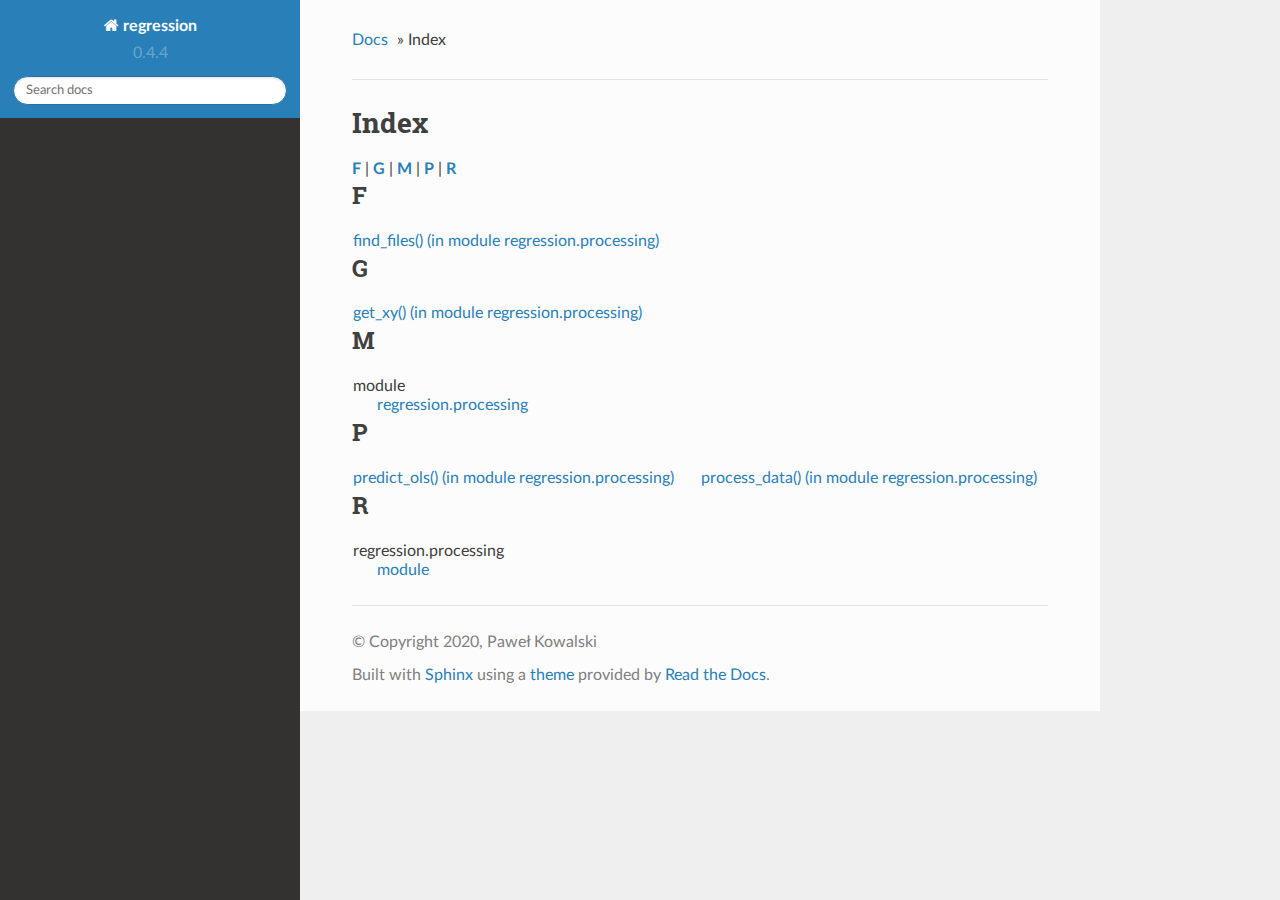
<file: genindex.html>
<!DOCTYPE html>
<!--[if IE 8]><html class="no-js lt-ie9" lang="en" > <![endif]-->
<!--[if gt IE 8]><!--> <html class="no-js" lang="en" > <!--<![endif]-->
<head>
  <meta charset="utf-8">
  
  <meta name="viewport" content="width=device-width, initial-scale=1.0">
  
  <title>Index &mdash; regression 0.4.4 documentation</title>
  

  
  
  
  

  
  <script type="text/javascript" src="_static/js/modernizr.min.js"></script>
  
    
      <script type="text/javascript" id="documentation_options" data-url_root="./" src="_static/documentation_options.js"></script>
        <script src="_static/jquery.js"></script>
        <script src="_static/underscore.js"></script>
        <script src="_static/doctools.js"></script>
        <script src="_static/language_data.js"></script>
    
    <script type="text/javascript" src="_static/js/theme.js"></script>

    

  
  <link rel="stylesheet" href="_static/css/theme.css" type="text/css" />
  <link rel="stylesheet" href="_static/pygments.css" type="text/css" />
    <link rel="index" title="Index" href="#" />
    <link rel="search" title="Search" href="search.html" /> 
</head>

<body class="wy-body-for-nav">

   
  <div class="wy-grid-for-nav">
    
    <nav data-toggle="wy-nav-shift" class="wy-nav-side">
      <div class="wy-side-scroll">
        <div class="wy-side-nav-search" >
          

          
            <a href="index.html" class="icon icon-home"> regression
          

          
          </a>

          
            
            
              <div class="version">
                0.4.4
              </div>
            
          

          
<div role="search">
  <form id="rtd-search-form" class="wy-form" action="search.html" method="get">
    <input type="text" name="q" placeholder="Search docs" />
    <input type="hidden" name="check_keywords" value="yes" />
    <input type="hidden" name="area" value="default" />
  </form>
</div>

          
        </div>

        <div class="wy-menu wy-menu-vertical" data-spy="affix" role="navigation" aria-label="main navigation">
          
            
            
              
            
            
              <!-- Local TOC -->
              <div class="local-toc"></div>
            
          
        </div>
      </div>
    </nav>

    <section data-toggle="wy-nav-shift" class="wy-nav-content-wrap">

      
      <nav class="wy-nav-top" aria-label="top navigation">
        
          <i data-toggle="wy-nav-top" class="fa fa-bars"></i>
          <a href="index.html">regression</a>
        
      </nav>


      <div class="wy-nav-content">
        
        <div class="rst-content">
        
          















<div role="navigation" aria-label="breadcrumbs navigation">

  <ul class="wy-breadcrumbs">
    
      <li><a href="index.html">Docs</a> &raquo;</li>
        
      <li>Index</li>
    
    
      <li class="wy-breadcrumbs-aside">
        
            
        
      </li>
    
  </ul>

  
  <hr/>
</div>
          <div role="main" class="document" itemscope="itemscope" itemtype="http://schema.org/Article">
           <div itemprop="articleBody">
            

<h1 id="index">Index</h1>

<div class="genindex-jumpbox">
 <a href="#F"><strong>F</strong></a>
 | <a href="#G"><strong>G</strong></a>
 | <a href="#M"><strong>M</strong></a>
 | <a href="#P"><strong>P</strong></a>
 | <a href="#R"><strong>R</strong></a>
 
</div>
<h2 id="F">F</h2>
<table style="width: 100%" class="indextable genindextable"><tr>
  <td style="width: 33%; vertical-align: top;"><ul>
      <li><a href="modules.html#regression.processing.find_files">find_files() (in module regression.processing)</a>
</li>
  </ul></td>
</tr></table>

<h2 id="G">G</h2>
<table style="width: 100%" class="indextable genindextable"><tr>
  <td style="width: 33%; vertical-align: top;"><ul>
      <li><a href="modules.html#regression.processing.get_xy">get_xy() (in module regression.processing)</a>
</li>
  </ul></td>
</tr></table>

<h2 id="M">M</h2>
<table style="width: 100%" class="indextable genindextable"><tr>
  <td style="width: 33%; vertical-align: top;"><ul>
      <li>
    module

      <ul>
        <li><a href="modules.html#module-regression.processing">regression.processing</a>
</li>
      </ul></li>
  </ul></td>
</tr></table>

<h2 id="P">P</h2>
<table style="width: 100%" class="indextable genindextable"><tr>
  <td style="width: 33%; vertical-align: top;"><ul>
      <li><a href="modules.html#regression.processing.predict_ols">predict_ols() (in module regression.processing)</a>
</li>
  </ul></td>
  <td style="width: 33%; vertical-align: top;"><ul>
      <li><a href="modules.html#regression.processing.process_data">process_data() (in module regression.processing)</a>
</li>
  </ul></td>
</tr></table>

<h2 id="R">R</h2>
<table style="width: 100%" class="indextable genindextable"><tr>
  <td style="width: 33%; vertical-align: top;"><ul>
      <li>
    regression.processing

      <ul>
        <li><a href="modules.html#module-regression.processing">module</a>
</li>
      </ul></li>
  </ul></td>
</tr></table>



           </div>
           
          </div>
          <footer>
  

  <hr/>

  <div role="contentinfo">
    <p>
        &copy; Copyright 2020, Paweł Kowalski

    </p>
  </div>
  Built with <a href="http://sphinx-doc.org/">Sphinx</a> using a <a href="https://github.com/rtfd/sphinx_rtd_theme">theme</a> provided by <a href="https://readthedocs.org">Read the Docs</a>. 

</footer>

        </div>
      </div>

    </section>

  </div>
  


  <script type="text/javascript">
      jQuery(function () {
          SphinxRtdTheme.Navigation.enable(true);
      });
  </script>

  
  
    
   

</body>
</html>
</file>
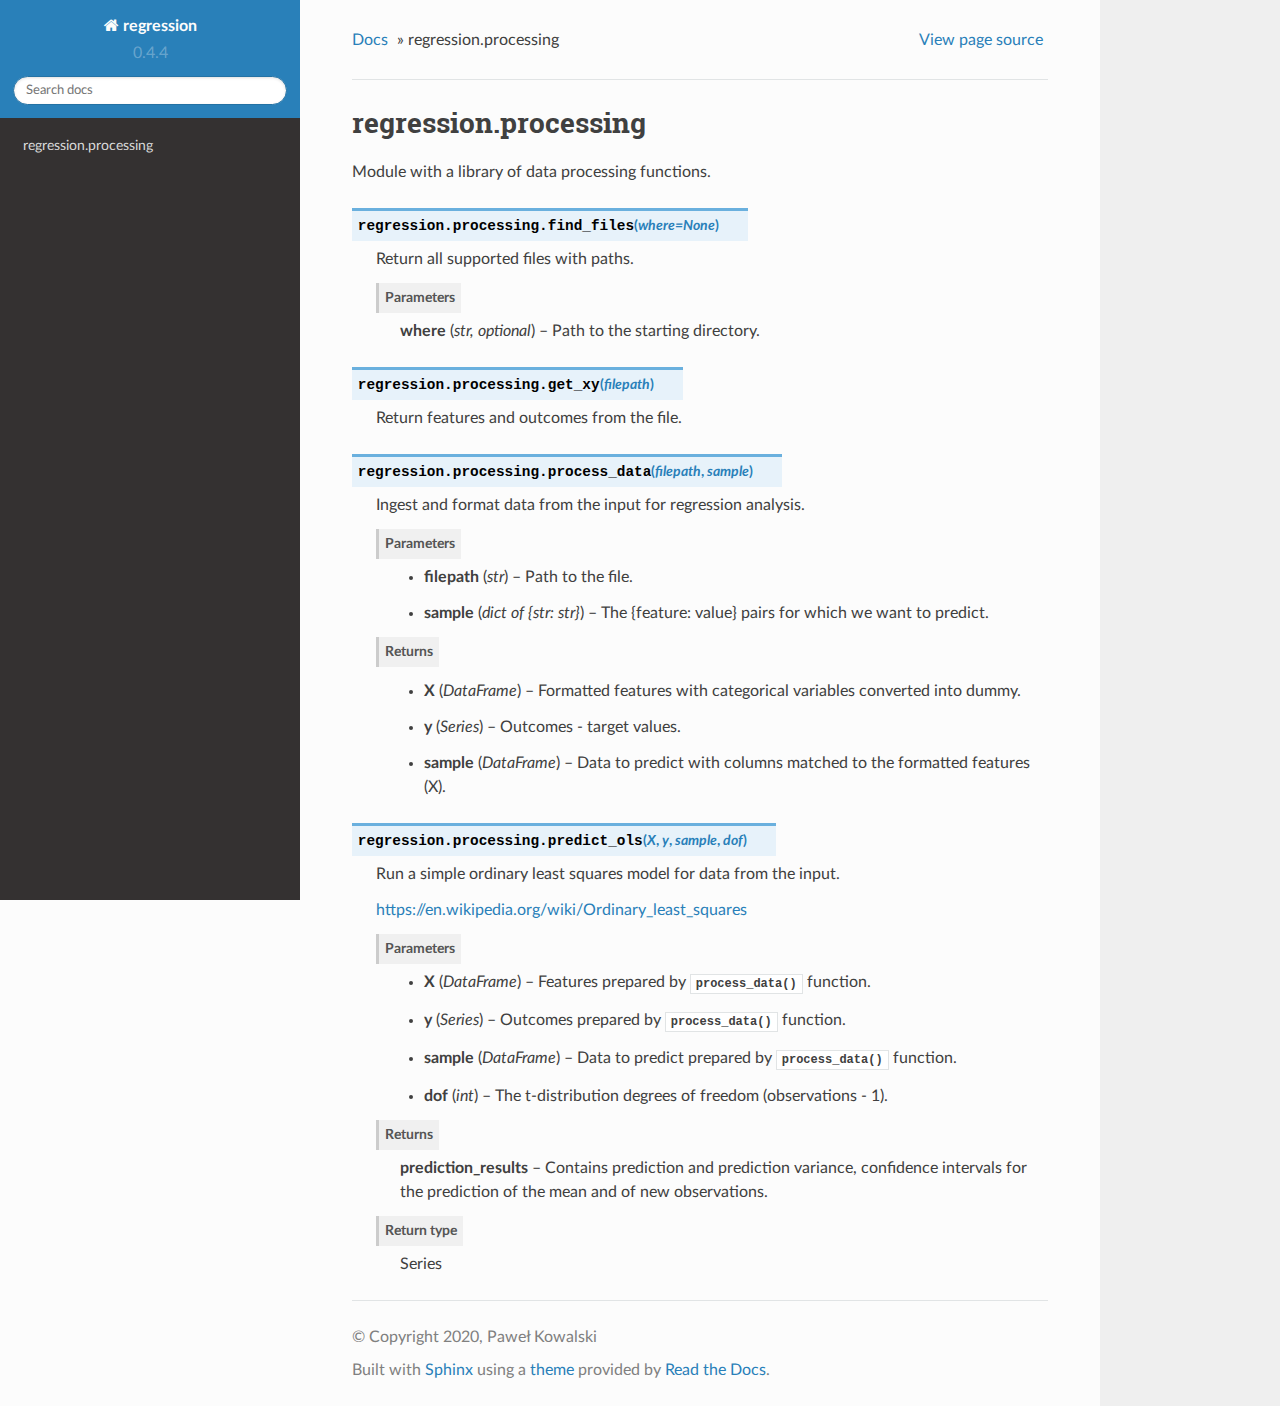
<file: modules.html>
<!DOCTYPE html>
<!--[if IE 8]><html class="no-js lt-ie9" lang="en" > <![endif]-->
<!--[if gt IE 8]><!--> <html class="no-js" lang="en" > <!--<![endif]-->
<head>
  <meta charset="utf-8">
  
  <meta name="viewport" content="width=device-width, initial-scale=1.0">
  
  <title>regression.processing &mdash; regression 0.4.4 documentation</title>
  

  
  
  
  

  
  <script type="text/javascript" src="_static/js/modernizr.min.js"></script>
  
    
      <script type="text/javascript" id="documentation_options" data-url_root="./" src="_static/documentation_options.js"></script>
        <script src="_static/jquery.js"></script>
        <script src="_static/underscore.js"></script>
        <script src="_static/doctools.js"></script>
        <script src="_static/language_data.js"></script>
    
    <script type="text/javascript" src="_static/js/theme.js"></script>

    

  
  <link rel="stylesheet" href="_static/css/theme.css" type="text/css" />
  <link rel="stylesheet" href="_static/pygments.css" type="text/css" />
    <link rel="index" title="Index" href="genindex.html" />
    <link rel="search" title="Search" href="search.html" /> 
</head>

<body class="wy-body-for-nav">

   
  <div class="wy-grid-for-nav">
    
    <nav data-toggle="wy-nav-shift" class="wy-nav-side">
      <div class="wy-side-scroll">
        <div class="wy-side-nav-search" >
          

          
            <a href="index.html" class="icon icon-home"> regression
          

          
          </a>

          
            
            
              <div class="version">
                0.4.4
              </div>
            
          

          
<div role="search">
  <form id="rtd-search-form" class="wy-form" action="search.html" method="get">
    <input type="text" name="q" placeholder="Search docs" />
    <input type="hidden" name="check_keywords" value="yes" />
    <input type="hidden" name="area" value="default" />
  </form>
</div>

          
        </div>

        <div class="wy-menu wy-menu-vertical" data-spy="affix" role="navigation" aria-label="main navigation">
          
            
            
              
            
            
              <!-- Local TOC -->
              <div class="local-toc"><ul>
<li><a class="reference internal" href="#">regression.processing</a></li>
</ul>
</div>
            
          
        </div>
      </div>
    </nav>

    <section data-toggle="wy-nav-shift" class="wy-nav-content-wrap">

      
      <nav class="wy-nav-top" aria-label="top navigation">
        
          <i data-toggle="wy-nav-top" class="fa fa-bars"></i>
          <a href="index.html">regression</a>
        
      </nav>


      <div class="wy-nav-content">
        
        <div class="rst-content">
        
          















<div role="navigation" aria-label="breadcrumbs navigation">

  <ul class="wy-breadcrumbs">
    
      <li><a href="index.html">Docs</a> &raquo;</li>
        
      <li>regression.processing</li>
    
    
      <li class="wy-breadcrumbs-aside">
        
            
            <a href="_sources/modules.rst.txt" rel="nofollow"> View page source</a>
          
        
      </li>
    
  </ul>

  
  <hr/>
</div>
          <div role="main" class="document" itemscope="itemscope" itemtype="http://schema.org/Article">
           <div itemprop="articleBody">
            
  <div class="section" id="module-regression.processing">
<span id="regression-processing"></span><h1>regression.processing<a class="headerlink" href="#module-regression.processing" title="Permalink to this headline">¶</a></h1>
<p>Module with a library of data processing functions.</p>
<dl class="py function">
<dt id="regression.processing.find_files">
<code class="sig-prename descclassname">regression.processing.</code><code class="sig-name descname">find_files</code><span class="sig-paren">(</span><em class="sig-param"><span class="n">where</span><span class="o">=</span><span class="default_value">None</span></em><span class="sig-paren">)</span><a class="headerlink" href="#regression.processing.find_files" title="Permalink to this definition">¶</a></dt>
<dd><p>Return all supported files with paths.</p>
<dl class="field-list simple">
<dt class="field-odd">Parameters</dt>
<dd class="field-odd"><p><strong>where</strong> (<em>str</em><em>, </em><em>optional</em>) – Path to the starting directory.</p>
</dd>
</dl>
</dd></dl>

<dl class="py function">
<dt id="regression.processing.get_xy">
<code class="sig-prename descclassname">regression.processing.</code><code class="sig-name descname">get_xy</code><span class="sig-paren">(</span><em class="sig-param"><span class="n">filepath</span></em><span class="sig-paren">)</span><a class="headerlink" href="#regression.processing.get_xy" title="Permalink to this definition">¶</a></dt>
<dd><p>Return features and outcomes from the file.</p>
</dd></dl>

<dl class="py function">
<dt id="regression.processing.process_data">
<code class="sig-prename descclassname">regression.processing.</code><code class="sig-name descname">process_data</code><span class="sig-paren">(</span><em class="sig-param"><span class="n">filepath</span></em>, <em class="sig-param"><span class="n">sample</span></em><span class="sig-paren">)</span><a class="headerlink" href="#regression.processing.process_data" title="Permalink to this definition">¶</a></dt>
<dd><p>Ingest and format data from the input for regression analysis.</p>
<dl class="field-list simple">
<dt class="field-odd">Parameters</dt>
<dd class="field-odd"><ul class="simple">
<li><p><strong>filepath</strong> (<em>str</em>) – Path to the file.</p></li>
<li><p><strong>sample</strong> (<em>dict of {str: str}</em>) – The {feature: value} pairs for which we want to predict.</p></li>
</ul>
</dd>
<dt class="field-even">Returns</dt>
<dd class="field-even"><p><ul class="simple">
<li><p><strong>X</strong> (<em>DataFrame</em>) – Formatted features with categorical variables converted into dummy.</p></li>
<li><p><strong>y</strong> (<em>Series</em>) – Outcomes - target values.</p></li>
<li><p><strong>sample</strong> (<em>DataFrame</em>) – Data to predict with columns matched to the formatted features (X).</p></li>
</ul>
</p>
</dd>
</dl>
</dd></dl>

<dl class="py function">
<dt id="regression.processing.predict_ols">
<code class="sig-prename descclassname">regression.processing.</code><code class="sig-name descname">predict_ols</code><span class="sig-paren">(</span><em class="sig-param"><span class="n">X</span></em>, <em class="sig-param"><span class="n">y</span></em>, <em class="sig-param"><span class="n">sample</span></em>, <em class="sig-param"><span class="n">dof</span></em><span class="sig-paren">)</span><a class="headerlink" href="#regression.processing.predict_ols" title="Permalink to this definition">¶</a></dt>
<dd><p>Run a simple ordinary least squares model for data from the input.</p>
<p><a class="reference external" href="https://en.wikipedia.org/wiki/Ordinary_least_squares">https://en.wikipedia.org/wiki/Ordinary_least_squares</a></p>
<dl class="field-list simple">
<dt class="field-odd">Parameters</dt>
<dd class="field-odd"><ul class="simple">
<li><p><strong>X</strong> (<em>DataFrame</em>) – Features prepared by <a class="reference internal" href="#regression.processing.process_data" title="regression.processing.process_data"><code class="xref py py-func docutils literal notranslate"><span class="pre">process_data()</span></code></a> function.</p></li>
<li><p><strong>y</strong> (<em>Series</em>) – Outcomes prepared by <a class="reference internal" href="#regression.processing.process_data" title="regression.processing.process_data"><code class="xref py py-func docutils literal notranslate"><span class="pre">process_data()</span></code></a> function.</p></li>
<li><p><strong>sample</strong> (<em>DataFrame</em>) – Data to predict prepared by <a class="reference internal" href="#regression.processing.process_data" title="regression.processing.process_data"><code class="xref py py-func docutils literal notranslate"><span class="pre">process_data()</span></code></a> function.</p></li>
<li><p><strong>dof</strong> (<em>int</em>) – The t-distribution degrees of freedom (observations - 1).</p></li>
</ul>
</dd>
<dt class="field-even">Returns</dt>
<dd class="field-even"><p><strong>prediction_results</strong> – Contains prediction and prediction variance, confidence intervals
for the prediction of the mean and of new observations.</p>
</dd>
<dt class="field-odd">Return type</dt>
<dd class="field-odd"><p>Series</p>
</dd>
</dl>
</dd></dl>

</div>


           </div>
           
          </div>
          <footer>
  

  <hr/>

  <div role="contentinfo">
    <p>
        &copy; Copyright 2020, Paweł Kowalski

    </p>
  </div>
  Built with <a href="http://sphinx-doc.org/">Sphinx</a> using a <a href="https://github.com/rtfd/sphinx_rtd_theme">theme</a> provided by <a href="https://readthedocs.org">Read the Docs</a>. 

</footer>

        </div>
      </div>

    </section>

  </div>
  


  <script type="text/javascript">
      jQuery(function () {
          SphinxRtdTheme.Navigation.enable(true);
      });
  </script>

  
  
    
   

</body>
</html>
</file>
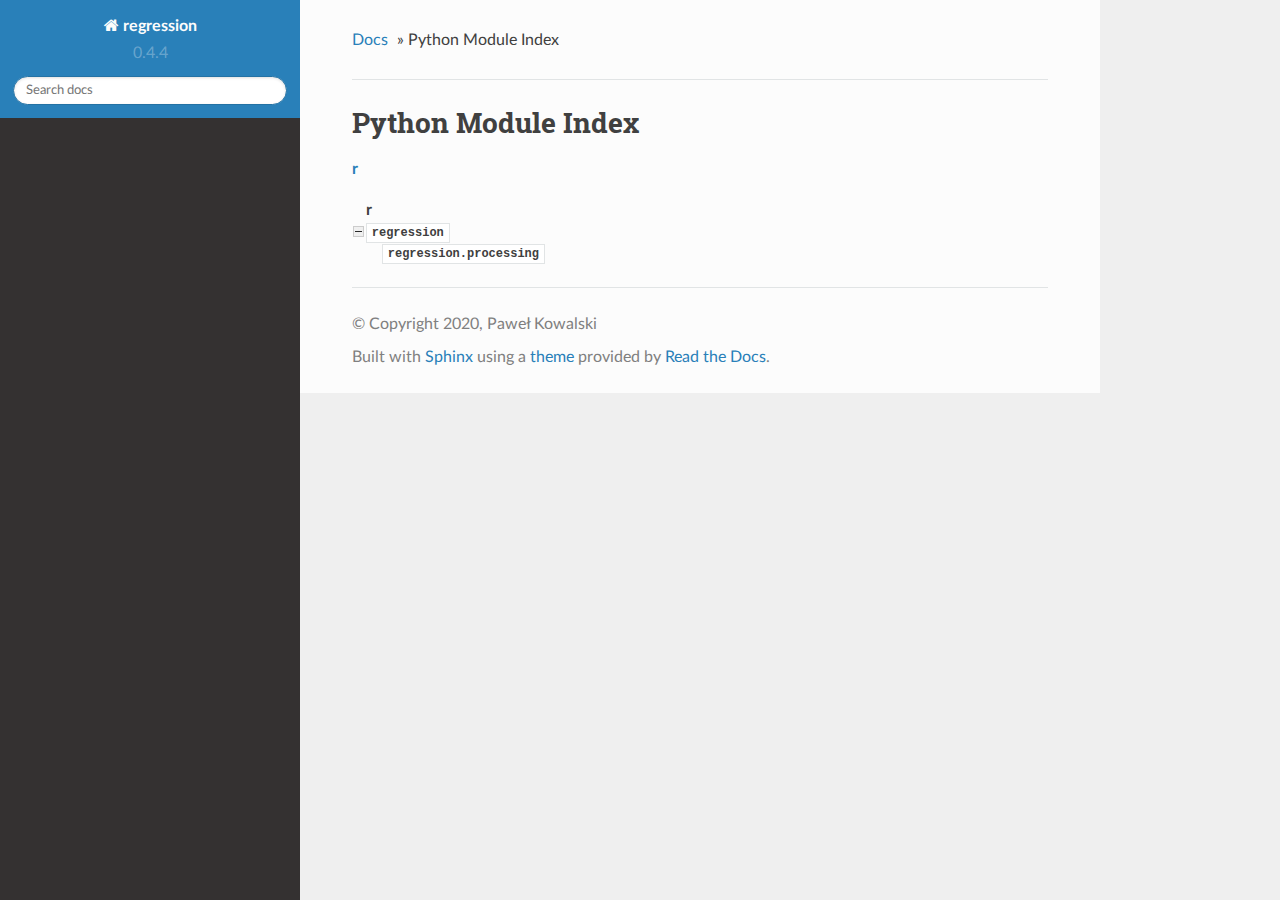
<file: py-modindex.html>
<!DOCTYPE html>
<!--[if IE 8]><html class="no-js lt-ie9" lang="en" > <![endif]-->
<!--[if gt IE 8]><!--> <html class="no-js" lang="en" > <!--<![endif]-->
<head>
  <meta charset="utf-8">
  
  <meta name="viewport" content="width=device-width, initial-scale=1.0">
  
  <title>Python Module Index &mdash; regression 0.4.4 documentation</title>
  

  
  
  
  

  
  <script type="text/javascript" src="_static/js/modernizr.min.js"></script>
  
    
      <script type="text/javascript" id="documentation_options" data-url_root="./" src="_static/documentation_options.js"></script>
        <script src="_static/jquery.js"></script>
        <script src="_static/underscore.js"></script>
        <script src="_static/doctools.js"></script>
        <script src="_static/language_data.js"></script>
    
    <script type="text/javascript" src="_static/js/theme.js"></script>

    

  
  <link rel="stylesheet" href="_static/css/theme.css" type="text/css" />
  <link rel="stylesheet" href="_static/pygments.css" type="text/css" />
    <link rel="index" title="Index" href="genindex.html" />
    <link rel="search" title="Search" href="search.html" />
 


</head>

<body class="wy-body-for-nav">

   
  <div class="wy-grid-for-nav">
    
    <nav data-toggle="wy-nav-shift" class="wy-nav-side">
      <div class="wy-side-scroll">
        <div class="wy-side-nav-search" >
          

          
            <a href="index.html" class="icon icon-home"> regression
          

          
          </a>

          
            
            
              <div class="version">
                0.4.4
              </div>
            
          

          
<div role="search">
  <form id="rtd-search-form" class="wy-form" action="search.html" method="get">
    <input type="text" name="q" placeholder="Search docs" />
    <input type="hidden" name="check_keywords" value="yes" />
    <input type="hidden" name="area" value="default" />
  </form>
</div>

          
        </div>

        <div class="wy-menu wy-menu-vertical" data-spy="affix" role="navigation" aria-label="main navigation">
          
            
            
              
            
            
              <!-- Local TOC -->
              <div class="local-toc"></div>
            
          
        </div>
      </div>
    </nav>

    <section data-toggle="wy-nav-shift" class="wy-nav-content-wrap">

      
      <nav class="wy-nav-top" aria-label="top navigation">
        
          <i data-toggle="wy-nav-top" class="fa fa-bars"></i>
          <a href="index.html">regression</a>
        
      </nav>


      <div class="wy-nav-content">
        
        <div class="rst-content">
        
          















<div role="navigation" aria-label="breadcrumbs navigation">

  <ul class="wy-breadcrumbs">
    
      <li><a href="index.html">Docs</a> &raquo;</li>
        
      <li>Python Module Index</li>
    
    
      <li class="wy-breadcrumbs-aside">
        
      </li>
    
  </ul>

  
  <hr/>
</div>
          <div role="main" class="document" itemscope="itemscope" itemtype="http://schema.org/Article">
           <div itemprop="articleBody">
            

   <h1>Python Module Index</h1>

   <div class="modindex-jumpbox">
   <a href="#cap-r"><strong>r</strong></a>
   </div>

   <table class="indextable modindextable">
     <tr class="pcap"><td></td><td>&#160;</td><td></td></tr>
     <tr class="cap" id="cap-r"><td></td><td>
       <strong>r</strong></td><td></td></tr>
     <tr>
       <td><img src="_static/minus.png" class="toggler"
              id="toggle-1" style="display: none" alt="-" /></td>
       <td>
       <code class="xref">regression</code></td><td>
       <em></em></td></tr>
     <tr class="cg-1">
       <td></td>
       <td>&#160;&#160;&#160;
       <a href="modules.html#module-regression.processing"><code class="xref">regression.processing</code></a></td><td>
       <em></em></td></tr>
   </table>


           </div>
           
          </div>
          <footer>
  

  <hr/>

  <div role="contentinfo">
    <p>
        &copy; Copyright 2020, Paweł Kowalski

    </p>
  </div>
  Built with <a href="http://sphinx-doc.org/">Sphinx</a> using a <a href="https://github.com/rtfd/sphinx_rtd_theme">theme</a> provided by <a href="https://readthedocs.org">Read the Docs</a>. 

</footer>

        </div>
      </div>

    </section>

  </div>
  


  <script type="text/javascript">
      jQuery(function () {
          SphinxRtdTheme.Navigation.enable(true);
      });
  </script>

  
  
    
   

</body>
</html>
</file>
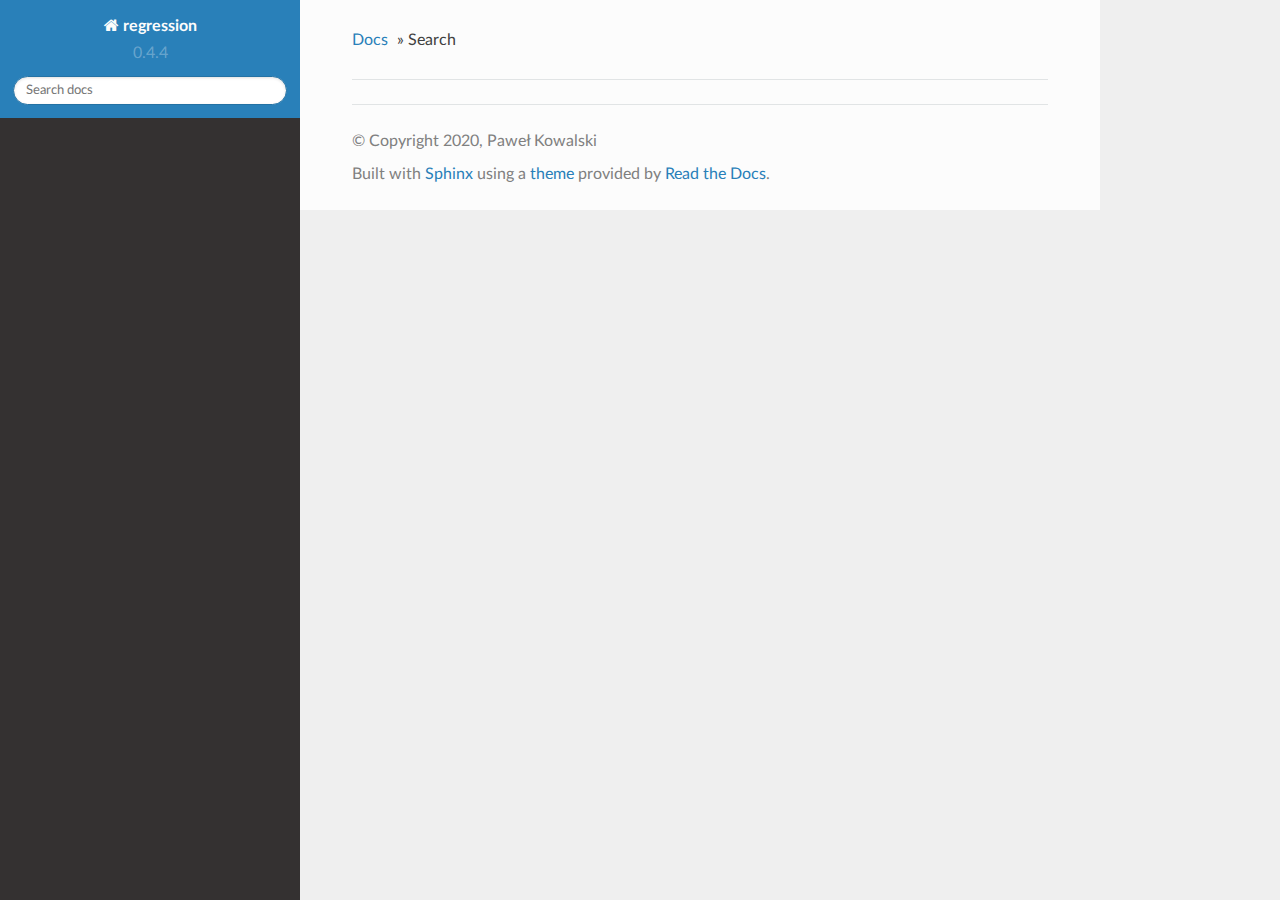
<file: search.html>
<!DOCTYPE html>
<!--[if IE 8]><html class="no-js lt-ie9" lang="en" > <![endif]-->
<!--[if gt IE 8]><!--> <html class="no-js" lang="en" > <!--<![endif]-->
<head>
  <meta charset="utf-8">
  
  <meta name="viewport" content="width=device-width, initial-scale=1.0">
  
  <title>Search &mdash; regression 0.4.4 documentation</title>
  

  
  
  
  

  
  <script type="text/javascript" src="_static/js/modernizr.min.js"></script>
  
    
      <script type="text/javascript" id="documentation_options" data-url_root="./" src="_static/documentation_options.js"></script>
        <script src="_static/jquery.js"></script>
        <script src="_static/underscore.js"></script>
        <script src="_static/doctools.js"></script>
        <script src="_static/language_data.js"></script>
        <script src="_static/searchtools.js"></script>
    
    <script type="text/javascript" src="_static/js/theme.js"></script>

    

  
  <link rel="stylesheet" href="_static/css/theme.css" type="text/css" />
  <link rel="stylesheet" href="_static/pygments.css" type="text/css" />
    <link rel="index" title="Index" href="genindex.html" />
    <link rel="search" title="Search" href="#" /> 
</head>

<body class="wy-body-for-nav">

   
  <div class="wy-grid-for-nav">
    
    <nav data-toggle="wy-nav-shift" class="wy-nav-side">
      <div class="wy-side-scroll">
        <div class="wy-side-nav-search" >
          

          
            <a href="index.html" class="icon icon-home"> regression
          

          
          </a>

          
            
            
              <div class="version">
                0.4.4
              </div>
            
          

          
<div role="search">
  <form id="rtd-search-form" class="wy-form" action="#" method="get">
    <input type="text" name="q" placeholder="Search docs" />
    <input type="hidden" name="check_keywords" value="yes" />
    <input type="hidden" name="area" value="default" />
  </form>
</div>

          
        </div>

        <div class="wy-menu wy-menu-vertical" data-spy="affix" role="navigation" aria-label="main navigation">
          
            
            
              
            
            
              <!-- Local TOC -->
              <div class="local-toc"></div>
            
          
        </div>
      </div>
    </nav>

    <section data-toggle="wy-nav-shift" class="wy-nav-content-wrap">

      
      <nav class="wy-nav-top" aria-label="top navigation">
        
          <i data-toggle="wy-nav-top" class="fa fa-bars"></i>
          <a href="index.html">regression</a>
        
      </nav>


      <div class="wy-nav-content">
        
        <div class="rst-content">
        
          















<div role="navigation" aria-label="breadcrumbs navigation">

  <ul class="wy-breadcrumbs">
    
      <li><a href="index.html">Docs</a> &raquo;</li>
        
      <li>Search</li>
    
    
      <li class="wy-breadcrumbs-aside">
        
            
        
      </li>
    
  </ul>

  
  <hr/>
</div>
          <div role="main" class="document" itemscope="itemscope" itemtype="http://schema.org/Article">
           <div itemprop="articleBody">
            
  <noscript>
  <div id="fallback" class="admonition warning">
    <p class="last">
      Please activate JavaScript to enable the search
      functionality.
    </p>
  </div>
  </noscript>

  
  <div id="search-results">
  
  </div>

           </div>
           
          </div>
          <footer>
  

  <hr/>

  <div role="contentinfo">
    <p>
        &copy; Copyright 2020, Paweł Kowalski

    </p>
  </div>
  Built with <a href="http://sphinx-doc.org/">Sphinx</a> using a <a href="https://github.com/rtfd/sphinx_rtd_theme">theme</a> provided by <a href="https://readthedocs.org">Read the Docs</a>. 

</footer>

        </div>
      </div>

    </section>

  </div>
  


  <script type="text/javascript">
      jQuery(function () {
          SphinxRtdTheme.Navigation.enable(true);
      });
  </script>

  
  
    
  
  <script type="text/javascript">
    jQuery(function() { Search.loadIndex("searchindex.js"); });
  </script>
  
  <script type="text/javascript" id="searchindexloader"></script>
   


</body>
</html>
</file>
<file: _static/css/theme.css>
/* sphinx_rtd_theme version 0.4.3 | MIT license */
/* Built 20190212 16:02 */
*{-webkit-box-sizing:border-box;-moz-box-sizing:border-box;box-sizing:border-box}article,aside,details,figcaption,figure,footer,header,hgroup,nav,section{display:block}audio,canvas,video{display:inline-block;*display:inline;*zoom:1}audio:not([controls]){display:none}[hidden]{display:none}*{-webkit-box-sizing:border-box;-moz-box-sizing:border-box;box-sizing:border-box}html{font-size:100%;-webkit-text-size-adjust:100%;-ms-text-size-adjust:100%}body{margin:0}a:hover,a:active{outline:0}abbr[title]{border-bottom:1px dotted}b,strong{font-weight:bold}blockquote{margin:0}dfn{font-style:italic}ins{background:#ff9;color:#000;text-decoration:none}mark{background:#ff0;color:#000;font-style:italic;font-weight:bold}pre,code,.rst-content tt,.rst-content code,kbd,samp{font-family:monospace,serif;_font-family:"courier new",monospace;font-size:1em}pre{white-space:pre}q{quotes:none}q:before,q:after{content:"";content:none}small{font-size:85%}sub,sup{font-size:75%;line-height:0;position:relative;vertical-align:baseline}sup{top:-0.5em}sub{bottom:-0.25em}ul,ol,dl{margin:0;padding:0;list-style:none;list-style-image:none}li{list-style:none}dd{margin:0}img{border:0;-ms-interpolation-mode:bicubic;vertical-align:middle;max-width:100%}svg:not(:root){overflow:hidden}figure{margin:0}form{margin:0}fieldset{border:0;margin:0;padding:0}label{cursor:pointer}legend{border:0;*margin-left:-7px;padding:0;white-space:normal}button,input,select,textarea{font-size:100%;margin:0;vertical-align:baseline;*vertical-align:middle}button,input{line-height:normal}button,input[type="button"],input[type="reset"],input[type="submit"]{cursor:pointer;-webkit-appearance:button;*overflow:visible}button[disabled],input[disabled]{cursor:default}input[type="checkbox"],input[type="radio"]{box-sizing:border-box;padding:0;*width:13px;*height:13px}input[type="search"]{-webkit-appearance:textfield;-moz-box-sizing:content-box;-webkit-box-sizing:content-box;box-sizing:content-box}input[type="search"]::-webkit-search-decoration,input[type="search"]::-webkit-search-cancel-button{-webkit-appearance:none}button::-moz-focus-inner,input::-moz-focus-inner{border:0;padding:0}textarea{overflow:auto;vertical-align:top;resize:vertical}table{border-collapse:collapse;border-spacing:0}td{vertical-align:top}.chromeframe{margin:.2em 0;background:#ccc;color:#000;padding:.2em 0}.ir{display:block;border:0;text-indent:-999em;overflow:hidden;background-color:transparent;background-repeat:no-repeat;text-align:left;direction:ltr;*line-height:0}.ir br{display:none}.hidden{display:none !important;visibility:hidden}.visuallyhidden{border:0;clip:rect(0 0 0 0);height:1px;margin:-1px;overflow:hidden;padding:0;position:absolute;width:1px}.visuallyhidden.focusable:active,.visuallyhidden.focusable:focus{clip:auto;height:auto;margin:0;overflow:visible;position:static;width:auto}.invisible{visibility:hidden}.relative{position:relative}big,small{font-size:100%}@media print{html,body,section{background:none !important}*{box-shadow:none !important;text-shadow:none !important;filter:none !important;-ms-filter:none !important}a,a:visited{text-decoration:underline}.ir a:after,a[href^="javascript:"]:after,a[href^="#"]:after{content:""}pre,blockquote{page-break-inside:avoid}thead{display:table-header-group}tr,img{page-break-inside:avoid}img{max-width:100% !important}@page{margin:.5cm}p,h2,.rst-content .toctree-wrapper p.caption,h3{orphans:3;widows:3}h2,.rst-content .toctree-wrapper p.caption,h3{page-break-after:avoid}}.fa:before,.wy-menu-vertical li span.toctree-expand:before,.wy-menu-vertical li.on a span.toctree-expand:before,.wy-menu-vertical li.current>a span.toctree-expand:before,.rst-content .admonition-title:before,.rst-content h1 .headerlink:before,.rst-content h2 .headerlink:before,.rst-content h3 .headerlink:before,.rst-content h4 .headerlink:before,.rst-content h5 .headerlink:before,.rst-content h6 .headerlink:before,.rst-content dl dt .headerlink:before,.rst-content p.caption .headerlink:before,.rst-content table>caption .headerlink:before,.rst-content .code-block-caption .headerlink:before,.rst-content tt.download span:first-child:before,.rst-content code.download span:first-child:before,.icon:before,.wy-dropdown .caret:before,.wy-inline-validate.wy-inline-validate-success .wy-input-context:before,.wy-inline-validate.wy-inline-validate-danger .wy-input-context:before,.wy-inline-validate.wy-inline-validate-warning .wy-input-context:before,.wy-inline-validate.wy-inline-validate-info .wy-input-context:before,.wy-alert,.rst-content .note,.rst-content .attention,.rst-content .caution,.rst-content .danger,.rst-content .error,.rst-content .hint,.rst-content .important,.rst-content .tip,.rst-content .warning,.rst-content .seealso,.rst-content .admonition-todo,.rst-content .admonition,.btn,input[type="text"],input[type="password"],input[type="email"],input[type="url"],input[type="date"],input[type="month"],input[type="time"],input[type="datetime"],input[type="datetime-local"],input[type="week"],input[type="number"],input[type="search"],input[type="tel"],input[type="color"],select,textarea,.wy-menu-vertical li.on a,.wy-menu-vertical li.current>a,.wy-side-nav-search>a,.wy-side-nav-search .wy-dropdown>a,.wy-nav-top a{-webkit-font-smoothing:antialiased}.clearfix{*zoom:1}.clearfix:before,.clearfix:after{display:table;content:""}.clearfix:after{clear:both}/*!
 *  Font Awesome 4.7.0 by @davegandy - http://fontawesome.io - @fontawesome
 *  License - http://fontawesome.io/license (Font: SIL OFL 1.1, CSS: MIT License)
 */@font-face{font-family:'FontAwesome';src:url("../fonts/fontawesome-webfont.eot?v=4.7.0");src:url("../fonts/fontawesome-webfont.eot?#iefix&v=4.7.0") format("embedded-opentype"),url("../fonts/fontawesome-webfont.woff2?v=4.7.0") format("woff2"),url("../fonts/fontawesome-webfont.woff?v=4.7.0") format("woff"),url("../fonts/fontawesome-webfont.ttf?v=4.7.0") format("truetype"),url("../fonts/fontawesome-webfont.svg?v=4.7.0#fontawesomeregular") format("svg");font-weight:normal;font-style:normal}.fa,.wy-menu-vertical li span.toctree-expand,.wy-menu-vertical li.on a span.toctree-expand,.wy-menu-vertical li.current>a span.toctree-expand,.rst-content .admonition-title,.rst-content h1 .headerlink,.rst-content h2 .headerlink,.rst-content h3 .headerlink,.rst-content h4 .headerlink,.rst-content h5 .headerlink,.rst-content h6 .headerlink,.rst-content dl dt .headerlink,.rst-content p.caption .headerlink,.rst-content table>caption .headerlink,.rst-content .code-block-caption .headerlink,.rst-content tt.download span:first-child,.rst-content code.download span:first-child,.icon{display:inline-block;font:normal normal normal 14px/1 FontAwesome;font-size:inherit;text-rendering:auto;-webkit-font-smoothing:antialiased;-moz-osx-font-smoothing:grayscale}.fa-lg{font-size:1.3333333333em;line-height:.75em;vertical-align:-15%}.fa-2x{font-size:2em}.fa-3x{font-size:3em}.fa-4x{font-size:4em}.fa-5x{font-size:5em}.fa-fw{width:1.2857142857em;text-align:center}.fa-ul{padding-left:0;margin-left:2.1428571429em;list-style-type:none}.fa-ul>li{position:relative}.fa-li{position:absolute;left:-2.1428571429em;width:2.1428571429em;top:.1428571429em;text-align:center}.fa-li.fa-lg{left:-1.8571428571em}.fa-border{padding:.2em .25em .15em;border:solid 0.08em #eee;border-radius:.1em}.fa-pull-left{float:left}.fa-pull-right{float:right}.fa.fa-pull-left,.wy-menu-vertical li span.fa-pull-left.toctree-expand,.wy-menu-vertical li.on a span.fa-pull-left.toctree-expand,.wy-menu-vertical li.current>a span.fa-pull-left.toctree-expand,.rst-content .fa-pull-left.admonition-title,.rst-content h1 .fa-pull-left.headerlink,.rst-content h2 .fa-pull-left.headerlink,.rst-content h3 .fa-pull-left.headerlink,.rst-content h4 .fa-pull-left.headerlink,.rst-content h5 .fa-pull-left.headerlink,.rst-content h6 .fa-pull-left.headerlink,.rst-content dl dt .fa-pull-left.headerlink,.rst-content p.caption .fa-pull-left.headerlink,.rst-content table>caption .fa-pull-left.headerlink,.rst-content .code-block-caption .fa-pull-left.headerlink,.rst-content tt.download span.fa-pull-left:first-child,.rst-content code.download span.fa-pull-left:first-child,.fa-pull-left.icon{margin-right:.3em}.fa.fa-pull-right,.wy-menu-vertical li span.fa-pull-right.toctree-expand,.wy-menu-vertical li.on a span.fa-pull-right.toctree-expand,.wy-menu-vertical li.current>a span.fa-pull-right.toctree-expand,.rst-content .fa-pull-right.admonition-title,.rst-content h1 .fa-pull-right.headerlink,.rst-content h2 .fa-pull-right.headerlink,.rst-content h3 .fa-pull-right.headerlink,.rst-content h4 .fa-pull-right.headerlink,.rst-content h5 .fa-pull-right.headerlink,.rst-content h6 .fa-pull-right.headerlink,.rst-content dl dt .fa-pull-right.headerlink,.rst-content p.caption .fa-pull-right.headerlink,.rst-content table>caption .fa-pull-right.headerlink,.rst-content .code-block-caption .fa-pull-right.headerlink,.rst-content tt.download span.fa-pull-right:first-child,.rst-content code.download span.fa-pull-right:first-child,.fa-pull-right.icon{margin-left:.3em}.pull-right{float:right}.pull-left{float:left}.fa.pull-left,.wy-menu-vertical li span.pull-left.toctree-expand,.wy-menu-vertical li.on a span.pull-left.toctree-expand,.wy-menu-vertical li.current>a span.pull-left.toctree-expand,.rst-content .pull-left.admonition-title,.rst-content h1 .pull-left.headerlink,.rst-content h2 .pull-left.headerlink,.rst-content h3 .pull-left.headerlink,.rst-content h4 .pull-left.headerlink,.rst-content h5 .pull-left.headerlink,.rst-content h6 .pull-left.headerlink,.rst-content dl dt .pull-left.headerlink,.rst-content p.caption .pull-left.headerlink,.rst-content table>caption .pull-left.headerlink,.rst-content .code-block-caption .pull-left.headerlink,.rst-content tt.download span.pull-left:first-child,.rst-content code.download span.pull-left:first-child,.pull-left.icon{margin-right:.3em}.fa.pull-right,.wy-menu-vertical li span.pull-right.toctree-expand,.wy-menu-vertical li.on a span.pull-right.toctree-expand,.wy-menu-vertical li.current>a span.pull-right.toctree-expand,.rst-content .pull-right.admonition-title,.rst-content h1 .pull-right.headerlink,.rst-content h2 .pull-right.headerlink,.rst-content h3 .pull-right.headerlink,.rst-content h4 .pull-right.headerlink,.rst-content h5 .pull-right.headerlink,.rst-content h6 .pull-right.headerlink,.rst-content dl dt .pull-right.headerlink,.rst-content p.caption .pull-right.headerlink,.rst-content table>caption .pull-right.headerlink,.rst-content .code-block-caption .pull-right.headerlink,.rst-content tt.download span.pull-right:first-child,.rst-content code.download span.pull-right:first-child,.pull-right.icon{margin-left:.3em}.fa-spin{-webkit-animation:fa-spin 2s infinite linear;animation:fa-spin 2s infinite linear}.fa-pulse{-webkit-animation:fa-spin 1s infinite steps(8);animation:fa-spin 1s infinite steps(8)}@-webkit-keyframes fa-spin{0%{-webkit-transform:rotate(0deg);transform:rotate(0deg)}100%{-webkit-transform:rotate(359deg);transform:rotate(359deg)}}@keyframes fa-spin{0%{-webkit-transform:rotate(0deg);transform:rotate(0deg)}100%{-webkit-transform:rotate(359deg);transform:rotate(359deg)}}.fa-rotate-90{-ms-filter:"progid:DXImageTransform.Microsoft.BasicImage(rotation=1)";-webkit-transform:rotate(90deg);-ms-transform:rotate(90deg);transform:rotate(90deg)}.fa-rotate-180{-ms-filter:"progid:DXImageTransform.Microsoft.BasicImage(rotation=2)";-webkit-transform:rotate(180deg);-ms-transform:rotate(180deg);transform:rotate(180deg)}.fa-rotate-270{-ms-filter:"progid:DXImageTransform.Microsoft.BasicImage(rotation=3)";-webkit-transform:rotate(270deg);-ms-transform:rotate(270deg);transform:rotate(270deg)}.fa-flip-horizontal{-ms-filter:"progid:DXImageTransform.Microsoft.BasicImage(rotation=0, mirror=1)";-webkit-transform:scale(-1, 1);-ms-transform:scale(-1, 1);transform:scale(-1, 1)}.fa-flip-vertical{-ms-filter:"progid:DXImageTransform.Microsoft.BasicImage(rotation=2, mirror=1)";-webkit-transform:scale(1, -1);-ms-transform:scale(1, -1);transform:scale(1, -1)}:root .fa-rotate-90,:root .fa-rotate-180,:root .fa-rotate-270,:root .fa-flip-horizontal,:root .fa-flip-vertical{filter:none}.fa-stack{position:relative;display:inline-block;width:2em;height:2em;line-height:2em;vertical-align:middle}.fa-stack-1x,.fa-stack-2x{position:absolute;left:0;width:100%;text-align:center}.fa-stack-1x{line-height:inherit}.fa-stack-2x{font-size:2em}.fa-inverse{color:#fff}.fa-glass:before{content:""}.fa-music:before{content:""}.fa-search:before,.icon-search:before{content:""}.fa-envelope-o:before{content:""}.fa-heart:before{content:""}.fa-star:before{content:""}.fa-star-o:before{content:""}.fa-user:before{content:""}.fa-film:before{content:""}.fa-th-large:before{content:""}.fa-th:before{content:""}.fa-th-list:before{content:""}.fa-check:before{content:""}.fa-remove:before,.fa-close:before,.fa-times:before{content:""}.fa-search-plus:before{content:""}.fa-search-minus:before{content:""}.fa-power-off:before{content:""}.fa-signal:before{content:""}.fa-gear:before,.fa-cog:before{content:""}.fa-trash-o:before{content:""}.fa-home:before,.icon-home:before{content:""}.fa-file-o:before{content:""}.fa-clock-o:before{content:""}.fa-road:before{content:""}.fa-download:before,.rst-content tt.download span:first-child:before,.rst-content code.download span:first-child:before{content:""}.fa-arrow-circle-o-down:before{content:""}.fa-arrow-circle-o-up:before{content:""}.fa-inbox:before{content:""}.fa-play-circle-o:before{content:""}.fa-rotate-right:before,.fa-repeat:before{content:""}.fa-refresh:before{content:""}.fa-list-alt:before{content:""}.fa-lock:before{content:""}.fa-flag:before{content:""}.fa-headphones:before{content:""}.fa-volume-off:before{content:""}.fa-volume-down:before{content:""}.fa-volume-up:before{content:""}.fa-qrcode:before{content:""}.fa-barcode:before{content:""}.fa-tag:before{content:""}.fa-tags:before{content:""}.fa-book:before,.icon-book:before{content:""}.fa-bookmark:before{content:""}.fa-print:before{content:""}.fa-camera:before{content:""}.fa-font:before{content:""}.fa-bold:before{content:""}.fa-italic:before{content:""}.fa-text-height:before{content:""}.fa-text-width:before{content:""}.fa-align-left:before{content:""}.fa-align-center:before{content:""}.fa-align-right:before{content:""}.fa-align-justify:before{content:""}.fa-list:before{content:""}.fa-dedent:before,.fa-outdent:before{content:""}.fa-indent:before{content:""}.fa-video-camera:before{content:""}.fa-photo:before,.fa-image:before,.fa-picture-o:before{content:""}.fa-pencil:before{content:""}.fa-map-marker:before{content:""}.fa-adjust:before{content:""}.fa-tint:before{content:""}.fa-edit:before,.fa-pencil-square-o:before{content:""}.fa-share-square-o:before{content:""}.fa-check-square-o:before{content:""}.fa-arrows:before{content:""}.fa-step-backward:before{content:""}.fa-fast-backward:before{content:""}.fa-backward:before{content:""}.fa-play:before{content:""}.fa-pause:before{content:""}.fa-stop:before{content:""}.fa-forward:before{content:""}.fa-fast-forward:before{content:""}.fa-step-forward:before{content:""}.fa-eject:before{content:""}.fa-chevron-left:before{content:""}.fa-chevron-right:before{content:""}.fa-plus-circle:before{content:""}.fa-minus-circle:before{content:""}.fa-times-circle:before,.wy-inline-validate.wy-inline-validate-danger .wy-input-context:before{content:""}.fa-check-circle:before,.wy-inline-validate.wy-inline-validate-success .wy-input-context:before{content:""}.fa-question-circle:before{content:""}.fa-info-circle:before{content:""}.fa-crosshairs:before{content:""}.fa-times-circle-o:before{content:""}.fa-check-circle-o:before{content:""}.fa-ban:before{content:""}.fa-arrow-left:before{content:""}.fa-arrow-right:before{content:""}.fa-arrow-up:before{content:""}.fa-arrow-down:before{content:""}.fa-mail-forward:before,.fa-share:before{content:""}.fa-expand:before{content:""}.fa-compress:before{content:""}.fa-plus:before{content:""}.fa-minus:before{content:""}.fa-asterisk:before{content:""}.fa-exclamation-circle:before,.wy-inline-validate.wy-inline-validate-warning .wy-input-context:before,.wy-inline-validate.wy-inline-validate-info .wy-input-context:before,.rst-content .admonition-title:before{content:""}.fa-gift:before{content:""}.fa-leaf:before{content:""}.fa-fire:before,.icon-fire:before{content:""}.fa-eye:before{content:""}.fa-eye-slash:before{content:""}.fa-warning:before,.fa-exclamation-triangle:before{content:""}.fa-plane:before{content:""}.fa-calendar:before{content:""}.fa-random:before{content:""}.fa-comment:before{content:""}.fa-magnet:before{content:""}.fa-chevron-up:before{content:""}.fa-chevron-down:before{content:""}.fa-retweet:before{content:""}.fa-shopping-cart:before{content:""}.fa-folder:before{content:""}.fa-folder-open:before{content:""}.fa-arrows-v:before{content:""}.fa-arrows-h:before{content:""}.fa-bar-chart-o:before,.fa-bar-chart:before{content:""}.fa-twitter-square:before{content:""}.fa-facebook-square:before{content:""}.fa-camera-retro:before{content:""}.fa-key:before{content:""}.fa-gears:before,.fa-cogs:before{content:""}.fa-comments:before{content:""}.fa-thumbs-o-up:before{content:""}.fa-thumbs-o-down:before{content:""}.fa-star-half:before{content:""}.fa-heart-o:before{content:""}.fa-sign-out:before{content:""}.fa-linkedin-square:before{content:""}.fa-thumb-tack:before{content:""}.fa-external-link:before{content:""}.fa-sign-in:before{content:""}.fa-trophy:before{content:""}.fa-github-square:before{content:""}.fa-upload:before{content:""}.fa-lemon-o:before{content:""}.fa-phone:before{content:""}.fa-square-o:before{content:""}.fa-bookmark-o:before{content:""}.fa-phone-square:before{content:""}.fa-twitter:before{content:""}.fa-facebook-f:before,.fa-facebook:before{content:""}.fa-github:before,.icon-github:before{content:""}.fa-unlock:before{content:""}.fa-credit-card:before{content:""}.fa-feed:before,.fa-rss:before{content:""}.fa-hdd-o:before{content:""}.fa-bullhorn:before{content:""}.fa-bell:before{content:""}.fa-certificate:before{content:""}.fa-hand-o-right:before{content:""}.fa-hand-o-left:before{content:""}.fa-hand-o-up:before{content:""}.fa-hand-o-down:before{content:""}.fa-arrow-circle-left:before,.icon-circle-arrow-left:before{content:""}.fa-arrow-circle-right:before,.icon-circle-arrow-right:before{content:""}.fa-arrow-circle-up:before{content:""}.fa-arrow-circle-down:before{content:""}.fa-globe:before{content:""}.fa-wrench:before{content:""}.fa-tasks:before{content:""}.fa-filter:before{content:""}.fa-briefcase:before{content:""}.fa-arrows-alt:before{content:""}.fa-group:before,.fa-users:before{content:""}.fa-chain:before,.fa-link:before,.icon-link:before{content:""}.fa-cloud:before{content:""}.fa-flask:before{content:""}.fa-cut:before,.fa-scissors:before{content:""}.fa-copy:before,.fa-files-o:before{content:""}.fa-paperclip:before{content:""}.fa-save:before,.fa-floppy-o:before{content:""}.fa-square:before{content:""}.fa-navicon:before,.fa-reorder:before,.fa-bars:before{content:""}.fa-list-ul:before{content:""}.fa-list-ol:before{content:""}.fa-strikethrough:before{content:""}.fa-underline:before{content:""}.fa-table:before{content:""}.fa-magic:before{content:""}.fa-truck:before{content:""}.fa-pinterest:before{content:""}.fa-pinterest-square:before{content:""}.fa-google-plus-square:before{content:""}.fa-google-plus:before{content:""}.fa-money:before{content:""}.fa-caret-down:before,.wy-dropdown .caret:before,.icon-caret-down:before{content:""}.fa-caret-up:before{content:""}.fa-caret-left:before{content:""}.fa-caret-right:before{content:""}.fa-columns:before{content:""}.fa-unsorted:before,.fa-sort:before{content:""}.fa-sort-down:before,.fa-sort-desc:before{content:""}.fa-sort-up:before,.fa-sort-asc:before{content:""}.fa-envelope:before{content:""}.fa-linkedin:before{content:""}.fa-rotate-left:before,.fa-undo:before{content:""}.fa-legal:before,.fa-gavel:before{content:""}.fa-dashboard:before,.fa-tachometer:before{content:""}.fa-comment-o:before{content:""}.fa-comments-o:before{content:""}.fa-flash:before,.fa-bolt:before{content:""}.fa-sitemap:before{content:""}.fa-umbrella:before{content:""}.fa-paste:before,.fa-clipboard:before{content:""}.fa-lightbulb-o:before{content:""}.fa-exchange:before{content:""}.fa-cloud-download:before{content:""}.fa-cloud-upload:before{content:""}.fa-user-md:before{content:""}.fa-stethoscope:before{content:""}.fa-suitcase:before{content:""}.fa-bell-o:before{content:""}.fa-coffee:before{content:""}.fa-cutlery:before{content:""}.fa-file-text-o:before{content:""}.fa-building-o:before{content:""}.fa-hospital-o:before{content:""}.fa-ambulance:before{content:""}.fa-medkit:before{content:""}.fa-fighter-jet:before{content:""}.fa-beer:before{content:""}.fa-h-square:before{content:""}.fa-plus-square:before{content:""}.fa-angle-double-left:before{content:""}.fa-angle-double-right:before{content:""}.fa-angle-double-up:before{content:""}.fa-angle-double-down:before{content:""}.fa-angle-left:before{content:""}.fa-angle-right:before{content:""}.fa-angle-up:before{content:""}.fa-angle-down:before{content:""}.fa-desktop:before{content:""}.fa-laptop:before{content:""}.fa-tablet:before{content:""}.fa-mobile-phone:before,.fa-mobile:before{content:""}.fa-circle-o:before{content:""}.fa-quote-left:before{content:""}.fa-quote-right:before{content:""}.fa-spinner:before{content:""}.fa-circle:before{content:""}.fa-mail-reply:before,.fa-reply:before{content:""}.fa-github-alt:before{content:""}.fa-folder-o:before{content:""}.fa-folder-open-o:before{content:""}.fa-smile-o:before{content:""}.fa-frown-o:before{content:""}.fa-meh-o:before{content:""}.fa-gamepad:before{content:""}.fa-keyboard-o:before{content:""}.fa-flag-o:before{content:""}.fa-flag-checkered:before{content:""}.fa-terminal:before{content:""}.fa-code:before{content:""}.fa-mail-reply-all:before,.fa-reply-all:before{content:""}.fa-star-half-empty:before,.fa-star-half-full:before,.fa-star-half-o:before{content:""}.fa-location-arrow:before{content:""}.fa-crop:before{content:""}.fa-code-fork:before{content:""}.fa-unlink:before,.fa-chain-broken:before{content:""}.fa-question:before{content:""}.fa-info:before{content:""}.fa-exclamation:before{content:""}.fa-superscript:before{content:""}.fa-subscript:before{content:""}.fa-eraser:before{content:""}.fa-puzzle-piece:before{content:""}.fa-microphone:before{content:""}.fa-microphone-slash:before{content:""}.fa-shield:before{content:""}.fa-calendar-o:before{content:""}.fa-fire-extinguisher:before{content:""}.fa-rocket:before{content:""}.fa-maxcdn:before{content:""}.fa-chevron-circle-left:before{content:""}.fa-chevron-circle-right:before{content:""}.fa-chevron-circle-up:before{content:""}.fa-chevron-circle-down:before{content:""}.fa-html5:before{content:""}.fa-css3:before{content:""}.fa-anchor:before{content:""}.fa-unlock-alt:before{content:""}.fa-bullseye:before{content:""}.fa-ellipsis-h:before{content:""}.fa-ellipsis-v:before{content:""}.fa-rss-square:before{content:""}.fa-play-circle:before{content:""}.fa-ticket:before{content:""}.fa-minus-square:before{content:""}.fa-minus-square-o:before,.wy-menu-vertical li.on a span.toctree-expand:before,.wy-menu-vertical li.current>a span.toctree-expand:before{content:""}.fa-level-up:before{content:""}.fa-level-down:before{content:""}.fa-check-square:before{content:""}.fa-pencil-square:before{content:""}.fa-external-link-square:before{content:""}.fa-share-square:before{content:""}.fa-compass:before{content:""}.fa-toggle-down:before,.fa-caret-square-o-down:before{content:""}.fa-toggle-up:before,.fa-caret-square-o-up:before{content:""}.fa-toggle-right:before,.fa-caret-square-o-right:before{content:""}.fa-euro:before,.fa-eur:before{content:""}.fa-gbp:before{content:""}.fa-dollar:before,.fa-usd:before{content:""}.fa-rupee:before,.fa-inr:before{content:""}.fa-cny:before,.fa-rmb:before,.fa-yen:before,.fa-jpy:before{content:""}.fa-ruble:before,.fa-rouble:before,.fa-rub:before{content:""}.fa-won:before,.fa-krw:before{content:""}.fa-bitcoin:before,.fa-btc:before{content:""}.fa-file:before{content:""}.fa-file-text:before{content:""}.fa-sort-alpha-asc:before{content:""}.fa-sort-alpha-desc:before{content:""}.fa-sort-amount-asc:before{content:""}.fa-sort-amount-desc:before{content:""}.fa-sort-numeric-asc:before{content:""}.fa-sort-numeric-desc:before{content:""}.fa-thumbs-up:before{content:""}.fa-thumbs-down:before{content:""}.fa-youtube-square:before{content:""}.fa-youtube:before{content:""}.fa-xing:before{content:""}.fa-xing-square:before{content:""}.fa-youtube-play:before{content:""}.fa-dropbox:before{content:""}.fa-stack-overflow:before{content:""}.fa-instagram:before{content:""}.fa-flickr:before{content:""}.fa-adn:before{content:""}.fa-bitbucket:before,.icon-bitbucket:before{content:""}.fa-bitbucket-square:before{content:""}.fa-tumblr:before{content:""}.fa-tumblr-square:before{content:""}.fa-long-arrow-down:before{content:""}.fa-long-arrow-up:before{content:""}.fa-long-arrow-left:before{content:""}.fa-long-arrow-right:before{content:""}.fa-apple:before{content:""}.fa-windows:before{content:""}.fa-android:before{content:""}.fa-linux:before{content:""}.fa-dribbble:before{content:""}.fa-skype:before{content:""}.fa-foursquare:before{content:""}.fa-trello:before{content:""}.fa-female:before{content:""}.fa-male:before{content:""}.fa-gittip:before,.fa-gratipay:before{content:""}.fa-sun-o:before{content:""}.fa-moon-o:before{content:""}.fa-archive:before{content:""}.fa-bug:before{content:""}.fa-vk:before{content:""}.fa-weibo:before{content:""}.fa-renren:before{content:""}.fa-pagelines:before{content:""}.fa-stack-exchange:before{content:""}.fa-arrow-circle-o-right:before{content:""}.fa-arrow-circle-o-left:before{content:""}.fa-toggle-left:before,.fa-caret-square-o-left:before{content:""}.fa-dot-circle-o:before{content:""}.fa-wheelchair:before{content:""}.fa-vimeo-square:before{content:""}.fa-turkish-lira:before,.fa-try:before{content:""}.fa-plus-square-o:before,.wy-menu-vertical li span.toctree-expand:before{content:""}.fa-space-shuttle:before{content:""}.fa-slack:before{content:""}.fa-envelope-square:before{content:""}.fa-wordpress:before{content:""}.fa-openid:before{content:""}.fa-institution:before,.fa-bank:before,.fa-university:before{content:""}.fa-mortar-board:before,.fa-graduation-cap:before{content:""}.fa-yahoo:before{content:""}.fa-google:before{content:""}.fa-reddit:before{content:""}.fa-reddit-square:before{content:""}.fa-stumbleupon-circle:before{content:""}.fa-stumbleupon:before{content:""}.fa-delicious:before{content:""}.fa-digg:before{content:""}.fa-pied-piper-pp:before{content:""}.fa-pied-piper-alt:before{content:""}.fa-drupal:before{content:""}.fa-joomla:before{content:""}.fa-language:before{content:""}.fa-fax:before{content:""}.fa-building:before{content:""}.fa-child:before{content:""}.fa-paw:before{content:""}.fa-spoon:before{content:""}.fa-cube:before{content:""}.fa-cubes:before{content:""}.fa-behance:before{content:""}.fa-behance-square:before{content:""}.fa-steam:before{content:""}.fa-steam-square:before{content:""}.fa-recycle:before{content:""}.fa-automobile:before,.fa-car:before{content:""}.fa-cab:before,.fa-taxi:before{content:""}.fa-tree:before{content:""}.fa-spotify:before{content:""}.fa-deviantart:before{content:""}.fa-soundcloud:before{content:""}.fa-database:before{content:""}.fa-file-pdf-o:before{content:""}.fa-file-word-o:before{content:""}.fa-file-excel-o:before{content:""}.fa-file-powerpoint-o:before{content:""}.fa-file-photo-o:before,.fa-file-picture-o:before,.fa-file-image-o:before{content:""}.fa-file-zip-o:before,.fa-file-archive-o:before{content:""}.fa-file-sound-o:before,.fa-file-audio-o:before{content:""}.fa-file-movie-o:before,.fa-file-video-o:before{content:""}.fa-file-code-o:before{content:""}.fa-vine:before{content:""}.fa-codepen:before{content:""}.fa-jsfiddle:before{content:""}.fa-life-bouy:before,.fa-life-buoy:before,.fa-life-saver:before,.fa-support:before,.fa-life-ring:before{content:""}.fa-circle-o-notch:before{content:""}.fa-ra:before,.fa-resistance:before,.fa-rebel:before{content:""}.fa-ge:before,.fa-empire:before{content:""}.fa-git-square:before{content:""}.fa-git:before{content:""}.fa-y-combinator-square:before,.fa-yc-square:before,.fa-hacker-news:before{content:""}.fa-tencent-weibo:before{content:""}.fa-qq:before{content:""}.fa-wechat:before,.fa-weixin:before{content:""}.fa-send:before,.fa-paper-plane:before{content:""}.fa-send-o:before,.fa-paper-plane-o:before{content:""}.fa-history:before{content:""}.fa-circle-thin:before{content:""}.fa-header:before{content:""}.fa-paragraph:before{content:""}.fa-sliders:before{content:""}.fa-share-alt:before{content:""}.fa-share-alt-square:before{content:""}.fa-bomb:before{content:""}.fa-soccer-ball-o:before,.fa-futbol-o:before{content:""}.fa-tty:before{content:""}.fa-binoculars:before{content:""}.fa-plug:before{content:""}.fa-slideshare:before{content:""}.fa-twitch:before{content:""}.fa-yelp:before{content:""}.fa-newspaper-o:before{content:""}.fa-wifi:before{content:""}.fa-calculator:before{content:""}.fa-paypal:before{content:""}.fa-google-wallet:before{content:""}.fa-cc-visa:before{content:""}.fa-cc-mastercard:before{content:""}.fa-cc-discover:before{content:""}.fa-cc-amex:before{content:""}.fa-cc-paypal:before{content:""}.fa-cc-stripe:before{content:""}.fa-bell-slash:before{content:""}.fa-bell-slash-o:before{content:""}.fa-trash:before{content:""}.fa-copyright:before{content:""}.fa-at:before{content:""}.fa-eyedropper:before{content:""}.fa-paint-brush:before{content:""}.fa-birthday-cake:before{content:""}.fa-area-chart:before{content:""}.fa-pie-chart:before{content:""}.fa-line-chart:before{content:""}.fa-lastfm:before{content:""}.fa-lastfm-square:before{content:""}.fa-toggle-off:before{content:""}.fa-toggle-on:before{content:""}.fa-bicycle:before{content:""}.fa-bus:before{content:""}.fa-ioxhost:before{content:""}.fa-angellist:before{content:""}.fa-cc:before{content:""}.fa-shekel:before,.fa-sheqel:before,.fa-ils:before{content:""}.fa-meanpath:before{content:""}.fa-buysellads:before{content:""}.fa-connectdevelop:before{content:""}.fa-dashcube:before{content:""}.fa-forumbee:before{content:""}.fa-leanpub:before{content:""}.fa-sellsy:before{content:""}.fa-shirtsinbulk:before{content:""}.fa-simplybuilt:before{content:""}.fa-skyatlas:before{content:""}.fa-cart-plus:before{content:""}.fa-cart-arrow-down:before{content:""}.fa-diamond:before{content:""}.fa-ship:before{content:""}.fa-user-secret:before{content:""}.fa-motorcycle:before{content:""}.fa-street-view:before{content:""}.fa-heartbeat:before{content:""}.fa-venus:before{content:""}.fa-mars:before{content:""}.fa-mercury:before{content:""}.fa-intersex:before,.fa-transgender:before{content:""}.fa-transgender-alt:before{content:""}.fa-venus-double:before{content:""}.fa-mars-double:before{content:""}.fa-venus-mars:before{content:""}.fa-mars-stroke:before{content:""}.fa-mars-stroke-v:before{content:""}.fa-mars-stroke-h:before{content:""}.fa-neuter:before{content:""}.fa-genderless:before{content:""}.fa-facebook-official:before{content:""}.fa-pinterest-p:before{content:""}.fa-whatsapp:before{content:""}.fa-server:before{content:""}.fa-user-plus:before{content:""}.fa-user-times:before{content:""}.fa-hotel:before,.fa-bed:before{content:""}.fa-viacoin:before{content:""}.fa-train:before{content:""}.fa-subway:before{content:""}.fa-medium:before{content:""}.fa-yc:before,.fa-y-combinator:before{content:""}.fa-optin-monster:before{content:""}.fa-opencart:before{content:""}.fa-expeditedssl:before{content:""}.fa-battery-4:before,.fa-battery:before,.fa-battery-full:before{content:""}.fa-battery-3:before,.fa-battery-three-quarters:before{content:""}.fa-battery-2:before,.fa-battery-half:before{content:""}.fa-battery-1:before,.fa-battery-quarter:before{content:""}.fa-battery-0:before,.fa-battery-empty:before{content:""}.fa-mouse-pointer:before{content:""}.fa-i-cursor:before{content:""}.fa-object-group:before{content:""}.fa-object-ungroup:before{content:""}.fa-sticky-note:before{content:""}.fa-sticky-note-o:before{content:""}.fa-cc-jcb:before{content:""}.fa-cc-diners-club:before{content:""}.fa-clone:before{content:""}.fa-balance-scale:before{content:""}.fa-hourglass-o:before{content:""}.fa-hourglass-1:before,.fa-hourglass-start:before{content:""}.fa-hourglass-2:before,.fa-hourglass-half:before{content:""}.fa-hourglass-3:before,.fa-hourglass-end:before{content:""}.fa-hourglass:before{content:""}.fa-hand-grab-o:before,.fa-hand-rock-o:before{content:""}.fa-hand-stop-o:before,.fa-hand-paper-o:before{content:""}.fa-hand-scissors-o:before{content:""}.fa-hand-lizard-o:before{content:""}.fa-hand-spock-o:before{content:""}.fa-hand-pointer-o:before{content:""}.fa-hand-peace-o:before{content:""}.fa-trademark:before{content:""}.fa-registered:before{content:""}.fa-creative-commons:before{content:""}.fa-gg:before{content:""}.fa-gg-circle:before{content:""}.fa-tripadvisor:before{content:""}.fa-odnoklassniki:before{content:""}.fa-odnoklassniki-square:before{content:""}.fa-get-pocket:before{content:""}.fa-wikipedia-w:before{content:""}.fa-safari:before{content:""}.fa-chrome:before{content:""}.fa-firefox:before{content:""}.fa-opera:before{content:""}.fa-internet-explorer:before{content:""}.fa-tv:before,.fa-television:before{content:""}.fa-contao:before{content:""}.fa-500px:before{content:""}.fa-amazon:before{content:""}.fa-calendar-plus-o:before{content:""}.fa-calendar-minus-o:before{content:""}.fa-calendar-times-o:before{content:""}.fa-calendar-check-o:before{content:""}.fa-industry:before{content:""}.fa-map-pin:before{content:""}.fa-map-signs:before{content:""}.fa-map-o:before{content:""}.fa-map:before{content:""}.fa-commenting:before{content:""}.fa-commenting-o:before{content:""}.fa-houzz:before{content:""}.fa-vimeo:before{content:""}.fa-black-tie:before{content:""}.fa-fonticons:before{content:""}.fa-reddit-alien:before{content:""}.fa-edge:before{content:""}.fa-credit-card-alt:before{content:""}.fa-codiepie:before{content:""}.fa-modx:before{content:""}.fa-fort-awesome:before{content:""}.fa-usb:before{content:""}.fa-product-hunt:before{content:""}.fa-mixcloud:before{content:""}.fa-scribd:before{content:""}.fa-pause-circle:before{content:""}.fa-pause-circle-o:before{content:""}.fa-stop-circle:before{content:""}.fa-stop-circle-o:before{content:""}.fa-shopping-bag:before{content:""}.fa-shopping-basket:before{content:""}.fa-hashtag:before{content:""}.fa-bluetooth:before{content:""}.fa-bluetooth-b:before{content:""}.fa-percent:before{content:""}.fa-gitlab:before,.icon-gitlab:before{content:""}.fa-wpbeginner:before{content:""}.fa-wpforms:before{content:""}.fa-envira:before{content:""}.fa-universal-access:before{content:""}.fa-wheelchair-alt:before{content:""}.fa-question-circle-o:before{content:""}.fa-blind:before{content:""}.fa-audio-description:before{content:""}.fa-volume-control-phone:before{content:""}.fa-braille:before{content:""}.fa-assistive-listening-systems:before{content:""}.fa-asl-interpreting:before,.fa-american-sign-language-interpreting:before{content:""}.fa-deafness:before,.fa-hard-of-hearing:before,.fa-deaf:before{content:""}.fa-glide:before{content:""}.fa-glide-g:before{content:""}.fa-signing:before,.fa-sign-language:before{content:""}.fa-low-vision:before{content:""}.fa-viadeo:before{content:""}.fa-viadeo-square:before{content:""}.fa-snapchat:before{content:""}.fa-snapchat-ghost:before{content:""}.fa-snapchat-square:before{content:""}.fa-pied-piper:before{content:""}.fa-first-order:before{content:""}.fa-yoast:before{content:""}.fa-themeisle:before{content:""}.fa-google-plus-circle:before,.fa-google-plus-official:before{content:""}.fa-fa:before,.fa-font-awesome:before{content:""}.fa-handshake-o:before{content:""}.fa-envelope-open:before{content:""}.fa-envelope-open-o:before{content:""}.fa-linode:before{content:""}.fa-address-book:before{content:""}.fa-address-book-o:before{content:""}.fa-vcard:before,.fa-address-card:before{content:""}.fa-vcard-o:before,.fa-address-card-o:before{content:""}.fa-user-circle:before{content:""}.fa-user-circle-o:before{content:""}.fa-user-o:before{content:""}.fa-id-badge:before{content:""}.fa-drivers-license:before,.fa-id-card:before{content:""}.fa-drivers-license-o:before,.fa-id-card-o:before{content:""}.fa-quora:before{content:""}.fa-free-code-camp:before{content:""}.fa-telegram:before{content:""}.fa-thermometer-4:before,.fa-thermometer:before,.fa-thermometer-full:before{content:""}.fa-thermometer-3:before,.fa-thermometer-three-quarters:before{content:""}.fa-thermometer-2:before,.fa-thermometer-half:before{content:""}.fa-thermometer-1:before,.fa-thermometer-quarter:before{content:""}.fa-thermometer-0:before,.fa-thermometer-empty:before{content:""}.fa-shower:before{content:""}.fa-bathtub:before,.fa-s15:before,.fa-bath:before{content:""}.fa-podcast:before{content:""}.fa-window-maximize:before{content:""}.fa-window-minimize:before{content:""}.fa-window-restore:before{content:""}.fa-times-rectangle:before,.fa-window-close:before{content:""}.fa-times-rectangle-o:before,.fa-window-close-o:before{content:""}.fa-bandcamp:before{content:""}.fa-grav:before{content:""}.fa-etsy:before{content:""}.fa-imdb:before{content:""}.fa-ravelry:before{content:""}.fa-eercast:before{content:""}.fa-microchip:before{content:""}.fa-snowflake-o:before{content:""}.fa-superpowers:before{content:""}.fa-wpexplorer:before{content:""}.fa-meetup:before{content:""}.sr-only{position:absolute;width:1px;height:1px;padding:0;margin:-1px;overflow:hidden;clip:rect(0, 0, 0, 0);border:0}.sr-only-focusable:active,.sr-only-focusable:focus{position:static;width:auto;height:auto;margin:0;overflow:visible;clip:auto}.fa,.wy-menu-vertical li span.toctree-expand,.wy-menu-vertical li.on a span.toctree-expand,.wy-menu-vertical li.current>a span.toctree-expand,.rst-content .admonition-title,.rst-content h1 .headerlink,.rst-content h2 .headerlink,.rst-content h3 .headerlink,.rst-content h4 .headerlink,.rst-content h5 .headerlink,.rst-content h6 .headerlink,.rst-content dl dt .headerlink,.rst-content p.caption .headerlink,.rst-content table>caption .headerlink,.rst-content .code-block-caption .headerlink,.rst-content tt.download span:first-child,.rst-content code.download span:first-child,.icon,.wy-dropdown .caret,.wy-inline-validate.wy-inline-validate-success .wy-input-context,.wy-inline-validate.wy-inline-validate-danger .wy-input-context,.wy-inline-validate.wy-inline-validate-warning .wy-input-context,.wy-inline-validate.wy-inline-validate-info .wy-input-context{font-family:inherit}.fa:before,.wy-menu-vertical li span.toctree-expand:before,.wy-menu-vertical li.on a span.toctree-expand:before,.wy-menu-vertical li.current>a span.toctree-expand:before,.rst-content .admonition-title:before,.rst-content h1 .headerlink:before,.rst-content h2 .headerlink:before,.rst-content h3 .headerlink:before,.rst-content h4 .headerlink:before,.rst-content h5 .headerlink:before,.rst-content h6 .headerlink:before,.rst-content dl dt .headerlink:before,.rst-content p.caption .headerlink:before,.rst-content table>caption .headerlink:before,.rst-content .code-block-caption .headerlink:before,.rst-content tt.download span:first-child:before,.rst-content code.download span:first-child:before,.icon:before,.wy-dropdown .caret:before,.wy-inline-validate.wy-inline-validate-success .wy-input-context:before,.wy-inline-validate.wy-inline-validate-danger .wy-input-context:before,.wy-inline-validate.wy-inline-validate-warning .wy-input-context:before,.wy-inline-validate.wy-inline-validate-info .wy-input-context:before{font-family:"FontAwesome";display:inline-block;font-style:normal;font-weight:normal;line-height:1;text-decoration:inherit}a .fa,a .wy-menu-vertical li span.toctree-expand,.wy-menu-vertical li a span.toctree-expand,.wy-menu-vertical li.on a span.toctree-expand,.wy-menu-vertical li.current>a span.toctree-expand,a .rst-content .admonition-title,.rst-content a .admonition-title,a .rst-content h1 .headerlink,.rst-content h1 a .headerlink,a .rst-content h2 .headerlink,.rst-content h2 a .headerlink,a .rst-content h3 .headerlink,.rst-content h3 a .headerlink,a .rst-content h4 .headerlink,.rst-content h4 a .headerlink,a .rst-content h5 .headerlink,.rst-content h5 a .headerlink,a .rst-content h6 .headerlink,.rst-content h6 a .headerlink,a .rst-content dl dt .headerlink,.rst-content dl dt a .headerlink,a .rst-content p.caption .headerlink,.rst-content p.caption a .headerlink,a .rst-content table>caption .headerlink,.rst-content table>caption a .headerlink,a .rst-content .code-block-caption .headerlink,.rst-content .code-block-caption a .headerlink,a .rst-content tt.download span:first-child,.rst-content tt.download a span:first-child,a .rst-content code.download span:first-child,.rst-content code.download a span:first-child,a .icon{display:inline-block;text-decoration:inherit}.btn .fa,.btn .wy-menu-vertical li span.toctree-expand,.wy-menu-vertical li .btn span.toctree-expand,.btn .wy-menu-vertical li.on a span.toctree-expand,.wy-menu-vertical li.on a .btn span.toctree-expand,.btn .wy-menu-vertical li.current>a span.toctree-expand,.wy-menu-vertical li.current>a .btn span.toctree-expand,.btn .rst-content .admonition-title,.rst-content .btn .admonition-title,.btn .rst-content h1 .headerlink,.rst-content h1 .btn .headerlink,.btn .rst-content h2 .headerlink,.rst-content h2 .btn .headerlink,.btn .rst-content h3 .headerlink,.rst-content h3 .btn .headerlink,.btn .rst-content h4 .headerlink,.rst-content h4 .btn .headerlink,.btn .rst-content h5 .headerlink,.rst-content h5 .btn .headerlink,.btn .rst-content h6 .headerlink,.rst-content h6 .btn .headerlink,.btn .rst-content dl dt .headerlink,.rst-content dl dt .btn .headerlink,.btn .rst-content p.caption .headerlink,.rst-content p.caption .btn .headerlink,.btn .rst-content table>caption .headerlink,.rst-content table>caption .btn .headerlink,.btn .rst-content .code-block-caption .headerlink,.rst-content .code-block-caption .btn .headerlink,.btn .rst-content tt.download span:first-child,.rst-content tt.download .btn span:first-child,.btn .rst-content code.download span:first-child,.rst-content code.download .btn span:first-child,.btn .icon,.nav .fa,.nav .wy-menu-vertical li span.toctree-expand,.wy-menu-vertical li .nav span.toctree-expand,.nav .wy-menu-vertical li.on a span.toctree-expand,.wy-menu-vertical li.on a .nav span.toctree-expand,.nav .wy-menu-vertical li.current>a span.toctree-expand,.wy-menu-vertical li.current>a .nav span.toctree-expand,.nav .rst-content .admonition-title,.rst-content .nav .admonition-title,.nav .rst-content h1 .headerlink,.rst-content h1 .nav .headerlink,.nav .rst-content h2 .headerlink,.rst-content h2 .nav .headerlink,.nav .rst-content h3 .headerlink,.rst-content h3 .nav .headerlink,.nav .rst-content h4 .headerlink,.rst-content h4 .nav .headerlink,.nav .rst-content h5 .headerlink,.rst-content h5 .nav .headerlink,.nav .rst-content h6 .headerlink,.rst-content h6 .nav .headerlink,.nav .rst-content dl dt .headerlink,.rst-content dl dt .nav .headerlink,.nav .rst-content p.caption .headerlink,.rst-content p.caption .nav .headerlink,.nav .rst-content table>caption .headerlink,.rst-content table>caption .nav .headerlink,.nav .rst-content .code-block-caption .headerlink,.rst-content .code-block-caption .nav .headerlink,.nav .rst-content tt.download span:first-child,.rst-content tt.download .nav span:first-child,.nav .rst-content code.download span:first-child,.rst-content code.download .nav span:first-child,.nav .icon{display:inline}.btn .fa.fa-large,.btn .wy-menu-vertical li span.fa-large.toctree-expand,.wy-menu-vertical li .btn span.fa-large.toctree-expand,.btn .rst-content .fa-large.admonition-title,.rst-content .btn .fa-large.admonition-title,.btn .rst-content h1 .fa-large.headerlink,.rst-content h1 .btn .fa-large.headerlink,.btn .rst-content h2 .fa-large.headerlink,.rst-content h2 .btn .fa-large.headerlink,.btn .rst-content h3 .fa-large.headerlink,.rst-content h3 .btn .fa-large.headerlink,.btn .rst-content h4 .fa-large.headerlink,.rst-content h4 .btn .fa-large.headerlink,.btn .rst-content h5 .fa-large.headerlink,.rst-content h5 .btn .fa-large.headerlink,.btn .rst-content h6 .fa-large.headerlink,.rst-content h6 .btn .fa-large.headerlink,.btn .rst-content dl dt .fa-large.headerlink,.rst-content dl dt .btn .fa-large.headerlink,.btn .rst-content p.caption .fa-large.headerlink,.rst-content p.caption .btn .fa-large.headerlink,.btn .rst-content table>caption .fa-large.headerlink,.rst-content table>caption .btn .fa-large.headerlink,.btn .rst-content .code-block-caption .fa-large.headerlink,.rst-content .code-block-caption .btn .fa-large.headerlink,.btn .rst-content tt.download span.fa-large:first-child,.rst-content tt.download .btn span.fa-large:first-child,.btn .rst-content code.download span.fa-large:first-child,.rst-content code.download .btn span.fa-large:first-child,.btn .fa-large.icon,.nav .fa.fa-large,.nav .wy-menu-vertical li span.fa-large.toctree-expand,.wy-menu-vertical li .nav span.fa-large.toctree-expand,.nav .rst-content .fa-large.admonition-title,.rst-content .nav .fa-large.admonition-title,.nav .rst-content h1 .fa-large.headerlink,.rst-content h1 .nav .fa-large.headerlink,.nav .rst-content h2 .fa-large.headerlink,.rst-content h2 .nav .fa-large.headerlink,.nav .rst-content h3 .fa-large.headerlink,.rst-content h3 .nav .fa-large.headerlink,.nav .rst-content h4 .fa-large.headerlink,.rst-content h4 .nav .fa-large.headerlink,.nav .rst-content h5 .fa-large.headerlink,.rst-content h5 .nav .fa-large.headerlink,.nav .rst-content h6 .fa-large.headerlink,.rst-content h6 .nav .fa-large.headerlink,.nav .rst-content dl dt .fa-large.headerlink,.rst-content dl dt .nav .fa-large.headerlink,.nav .rst-content p.caption .fa-large.headerlink,.rst-content p.caption .nav .fa-large.headerlink,.nav .rst-content table>caption .fa-large.headerlink,.rst-content table>caption .nav .fa-large.headerlink,.nav .rst-content .code-block-caption .fa-large.headerlink,.rst-content .code-block-caption .nav .fa-large.headerlink,.nav .rst-content tt.download span.fa-large:first-child,.rst-content tt.download .nav span.fa-large:first-child,.nav .rst-content code.download span.fa-large:first-child,.rst-content code.download .nav span.fa-large:first-child,.nav .fa-large.icon{line-height:.9em}.btn .fa.fa-spin,.btn .wy-menu-vertical li span.fa-spin.toctree-expand,.wy-menu-vertical li .btn span.fa-spin.toctree-expand,.btn .rst-content .fa-spin.admonition-title,.rst-content .btn .fa-spin.admonition-title,.btn .rst-content h1 .fa-spin.headerlink,.rst-content h1 .btn .fa-spin.headerlink,.btn .rst-content h2 .fa-spin.headerlink,.rst-content h2 .btn .fa-spin.headerlink,.btn .rst-content h3 .fa-spin.headerlink,.rst-content h3 .btn .fa-spin.headerlink,.btn .rst-content h4 .fa-spin.headerlink,.rst-content h4 .btn .fa-spin.headerlink,.btn .rst-content h5 .fa-spin.headerlink,.rst-content h5 .btn .fa-spin.headerlink,.btn .rst-content h6 .fa-spin.headerlink,.rst-content h6 .btn .fa-spin.headerlink,.btn .rst-content dl dt .fa-spin.headerlink,.rst-content dl dt .btn .fa-spin.headerlink,.btn .rst-content p.caption .fa-spin.headerlink,.rst-content p.caption .btn .fa-spin.headerlink,.btn .rst-content table>caption .fa-spin.headerlink,.rst-content table>caption .btn .fa-spin.headerlink,.btn .rst-content .code-block-caption .fa-spin.headerlink,.rst-content .code-block-caption .btn .fa-spin.headerlink,.btn .rst-content tt.download span.fa-spin:first-child,.rst-content tt.download .btn span.fa-spin:first-child,.btn .rst-content code.download span.fa-spin:first-child,.rst-content code.download .btn span.fa-spin:first-child,.btn .fa-spin.icon,.nav .fa.fa-spin,.nav .wy-menu-vertical li span.fa-spin.toctree-expand,.wy-menu-vertical li .nav span.fa-spin.toctree-expand,.nav .rst-content .fa-spin.admonition-title,.rst-content .nav .fa-spin.admonition-title,.nav .rst-content h1 .fa-spin.headerlink,.rst-content h1 .nav .fa-spin.headerlink,.nav .rst-content h2 .fa-spin.headerlink,.rst-content h2 .nav .fa-spin.headerlink,.nav .rst-content h3 .fa-spin.headerlink,.rst-content h3 .nav .fa-spin.headerlink,.nav .rst-content h4 .fa-spin.headerlink,.rst-content h4 .nav .fa-spin.headerlink,.nav .rst-content h5 .fa-spin.headerlink,.rst-content h5 .nav .fa-spin.headerlink,.nav .rst-content h6 .fa-spin.headerlink,.rst-content h6 .nav .fa-spin.headerlink,.nav .rst-content dl dt .fa-spin.headerlink,.rst-content dl dt .nav .fa-spin.headerlink,.nav .rst-content p.caption .fa-spin.headerlink,.rst-content p.caption .nav .fa-spin.headerlink,.nav .rst-content table>caption .fa-spin.headerlink,.rst-content table>caption .nav .fa-spin.headerlink,.nav .rst-content .code-block-caption .fa-spin.headerlink,.rst-content .code-block-caption .nav .fa-spin.headerlink,.nav .rst-content tt.download span.fa-spin:first-child,.rst-content tt.download .nav span.fa-spin:first-child,.nav .rst-content code.download span.fa-spin:first-child,.rst-content code.download .nav span.fa-spin:first-child,.nav .fa-spin.icon{display:inline-block}.btn.fa:before,.wy-menu-vertical li span.btn.toctree-expand:before,.rst-content .btn.admonition-title:before,.rst-content h1 .btn.headerlink:before,.rst-content h2 .btn.headerlink:before,.rst-content h3 .btn.headerlink:before,.rst-content h4 .btn.headerlink:before,.rst-content h5 .btn.headerlink:before,.rst-content h6 .btn.headerlink:before,.rst-content dl dt .btn.headerlink:before,.rst-content p.caption .btn.headerlink:before,.rst-content table>caption .btn.headerlink:before,.rst-content .code-block-caption .btn.headerlink:before,.rst-content tt.download span.btn:first-child:before,.rst-content code.download span.btn:first-child:before,.btn.icon:before{opacity:.5;-webkit-transition:opacity .05s ease-in;-moz-transition:opacity .05s ease-in;transition:opacity .05s ease-in}.btn.fa:hover:before,.wy-menu-vertical li span.btn.toctree-expand:hover:before,.rst-content .btn.admonition-title:hover:before,.rst-content h1 .btn.headerlink:hover:before,.rst-content h2 .btn.headerlink:hover:before,.rst-content h3 .btn.headerlink:hover:before,.rst-content h4 .btn.headerlink:hover:before,.rst-content h5 .btn.headerlink:hover:before,.rst-content h6 .btn.headerlink:hover:before,.rst-content dl dt .btn.headerlink:hover:before,.rst-content p.caption .btn.headerlink:hover:before,.rst-content table>caption .btn.headerlink:hover:before,.rst-content .code-block-caption .btn.headerlink:hover:before,.rst-content tt.download span.btn:first-child:hover:before,.rst-content code.download span.btn:first-child:hover:before,.btn.icon:hover:before{opacity:1}.btn-mini .fa:before,.btn-mini .wy-menu-vertical li span.toctree-expand:before,.wy-menu-vertical li .btn-mini span.toctree-expand:before,.btn-mini .rst-content .admonition-title:before,.rst-content .btn-mini .admonition-title:before,.btn-mini .rst-content h1 .headerlink:before,.rst-content h1 .btn-mini .headerlink:before,.btn-mini .rst-content h2 .headerlink:before,.rst-content h2 .btn-mini .headerlink:before,.btn-mini .rst-content h3 .headerlink:before,.rst-content h3 .btn-mini .headerlink:before,.btn-mini .rst-content h4 .headerlink:before,.rst-content h4 .btn-mini .headerlink:before,.btn-mini .rst-content h5 .headerlink:before,.rst-content h5 .btn-mini .headerlink:before,.btn-mini .rst-content h6 .headerlink:before,.rst-content h6 .btn-mini .headerlink:before,.btn-mini .rst-content dl dt .headerlink:before,.rst-content dl dt .btn-mini .headerlink:before,.btn-mini .rst-content p.caption .headerlink:before,.rst-content p.caption .btn-mini .headerlink:before,.btn-mini .rst-content table>caption .headerlink:before,.rst-content table>caption .btn-mini .headerlink:before,.btn-mini .rst-content .code-block-caption .headerlink:before,.rst-content .code-block-caption .btn-mini .headerlink:before,.btn-mini .rst-content tt.download span:first-child:before,.rst-content tt.download .btn-mini span:first-child:before,.btn-mini .rst-content code.download span:first-child:before,.rst-content code.download .btn-mini span:first-child:before,.btn-mini .icon:before{font-size:14px;vertical-align:-15%}.wy-alert,.rst-content .note,.rst-content .attention,.rst-content .caution,.rst-content .danger,.rst-content .error,.rst-content .hint,.rst-content .important,.rst-content .tip,.rst-content .warning,.rst-content .seealso,.rst-content .admonition-todo,.rst-content .admonition{padding:12px;line-height:24px;margin-bottom:24px;background:#e7f2fa}.wy-alert-title,.rst-content .admonition-title{color:#fff;font-weight:bold;display:block;color:#fff;background:#6ab0de;margin:-12px;padding:6px 12px;margin-bottom:12px}.wy-alert.wy-alert-danger,.rst-content .wy-alert-danger.note,.rst-content .wy-alert-danger.attention,.rst-content .wy-alert-danger.caution,.rst-content .danger,.rst-content .error,.rst-content .wy-alert-danger.hint,.rst-content .wy-alert-danger.important,.rst-content .wy-alert-danger.tip,.rst-content .wy-alert-danger.warning,.rst-content .wy-alert-danger.seealso,.rst-content .wy-alert-danger.admonition-todo,.rst-content .wy-alert-danger.admonition{background:#fdf3f2}.wy-alert.wy-alert-danger .wy-alert-title,.rst-content .wy-alert-danger.note .wy-alert-title,.rst-content .wy-alert-danger.attention .wy-alert-title,.rst-content .wy-alert-danger.caution .wy-alert-title,.rst-content .danger .wy-alert-title,.rst-content .error .wy-alert-title,.rst-content .wy-alert-danger.hint .wy-alert-title,.rst-content .wy-alert-danger.important .wy-alert-title,.rst-content .wy-alert-danger.tip .wy-alert-title,.rst-content .wy-alert-danger.warning .wy-alert-title,.rst-content .wy-alert-danger.seealso .wy-alert-title,.rst-content .wy-alert-danger.admonition-todo .wy-alert-title,.rst-content .wy-alert-danger.admonition .wy-alert-title,.wy-alert.wy-alert-danger .rst-content .admonition-title,.rst-content .wy-alert.wy-alert-danger .admonition-title,.rst-content .wy-alert-danger.note .admonition-title,.rst-content .wy-alert-danger.attention .admonition-title,.rst-content .wy-alert-danger.caution .admonition-title,.rst-content .danger .admonition-title,.rst-content .error .admonition-title,.rst-content .wy-alert-danger.hint .admonition-title,.rst-content .wy-alert-danger.important .admonition-title,.rst-content .wy-alert-danger.tip .admonition-title,.rst-content .wy-alert-danger.warning .admonition-title,.rst-content .wy-alert-danger.seealso .admonition-title,.rst-content .wy-alert-danger.admonition-todo .admonition-title,.rst-content .wy-alert-danger.admonition .admonition-title{background:#f29f97}.wy-alert.wy-alert-warning,.rst-content .wy-alert-warning.note,.rst-content .attention,.rst-content .caution,.rst-content .wy-alert-warning.danger,.rst-content .wy-alert-warning.error,.rst-content .wy-alert-warning.hint,.rst-content .wy-alert-warning.important,.rst-content .wy-alert-warning.tip,.rst-content .warning,.rst-content .wy-alert-warning.seealso,.rst-content .admonition-todo,.rst-content .wy-alert-warning.admonition{background:#ffedcc}.wy-alert.wy-alert-warning .wy-alert-title,.rst-content .wy-alert-warning.note .wy-alert-title,.rst-content .attention .wy-alert-title,.rst-content .caution .wy-alert-title,.rst-content .wy-alert-warning.danger .wy-alert-title,.rst-content .wy-alert-warning.error .wy-alert-title,.rst-content .wy-alert-warning.hint .wy-alert-title,.rst-content .wy-alert-warning.important .wy-alert-title,.rst-content .wy-alert-warning.tip .wy-alert-title,.rst-content .warning .wy-alert-title,.rst-content .wy-alert-warning.seealso .wy-alert-title,.rst-content .admonition-todo .wy-alert-title,.rst-content .wy-alert-warning.admonition .wy-alert-title,.wy-alert.wy-alert-warning .rst-content .admonition-title,.rst-content .wy-alert.wy-alert-warning .admonition-title,.rst-content .wy-alert-warning.note .admonition-title,.rst-content .attention .admonition-title,.rst-content .caution .admonition-title,.rst-content .wy-alert-warning.danger .admonition-title,.rst-content .wy-alert-warning.error .admonition-title,.rst-content .wy-alert-warning.hint .admonition-title,.rst-content .wy-alert-warning.important .admonition-title,.rst-content .wy-alert-warning.tip .admonition-title,.rst-content .warning .admonition-title,.rst-content .wy-alert-warning.seealso .admonition-title,.rst-content .admonition-todo .admonition-title,.rst-content .wy-alert-warning.admonition .admonition-title{background:#f0b37e}.wy-alert.wy-alert-info,.rst-content .note,.rst-content .wy-alert-info.attention,.rst-content .wy-alert-info.caution,.rst-content .wy-alert-info.danger,.rst-content .wy-alert-info.error,.rst-content .wy-alert-info.hint,.rst-content .wy-alert-info.important,.rst-content .wy-alert-info.tip,.rst-content .wy-alert-info.warning,.rst-content .seealso,.rst-content .wy-alert-info.admonition-todo,.rst-content .wy-alert-info.admonition{background:#e7f2fa}.wy-alert.wy-alert-info .wy-alert-title,.rst-content .note .wy-alert-title,.rst-content .wy-alert-info.attention .wy-alert-title,.rst-content .wy-alert-info.caution .wy-alert-title,.rst-content .wy-alert-info.danger .wy-alert-title,.rst-content .wy-alert-info.error .wy-alert-title,.rst-content .wy-alert-info.hint .wy-alert-title,.rst-content .wy-alert-info.important .wy-alert-title,.rst-content .wy-alert-info.tip .wy-alert-title,.rst-content .wy-alert-info.warning .wy-alert-title,.rst-content .seealso .wy-alert-title,.rst-content .wy-alert-info.admonition-todo .wy-alert-title,.rst-content .wy-alert-info.admonition .wy-alert-title,.wy-alert.wy-alert-info .rst-content .admonition-title,.rst-content .wy-alert.wy-alert-info .admonition-title,.rst-content .note .admonition-title,.rst-content .wy-alert-info.attention .admonition-title,.rst-content .wy-alert-info.caution .admonition-title,.rst-content .wy-alert-info.danger .admonition-title,.rst-content .wy-alert-info.error .admonition-title,.rst-content .wy-alert-info.hint .admonition-title,.rst-content .wy-alert-info.important .admonition-title,.rst-content .wy-alert-info.tip .admonition-title,.rst-content .wy-alert-info.warning .admonition-title,.rst-content .seealso .admonition-title,.rst-content .wy-alert-info.admonition-todo .admonition-title,.rst-content .wy-alert-info.admonition .admonition-title{background:#6ab0de}.wy-alert.wy-alert-success,.rst-content .wy-alert-success.note,.rst-content .wy-alert-success.attention,.rst-content .wy-alert-success.caution,.rst-content .wy-alert-success.danger,.rst-content .wy-alert-success.error,.rst-content .hint,.rst-content .important,.rst-content .tip,.rst-content .wy-alert-success.warning,.rst-content .wy-alert-success.seealso,.rst-content .wy-alert-success.admonition-todo,.rst-content .wy-alert-success.admonition{background:#dbfaf4}.wy-alert.wy-alert-success .wy-alert-title,.rst-content .wy-alert-success.note .wy-alert-title,.rst-content .wy-alert-success.attention .wy-alert-title,.rst-content .wy-alert-success.caution .wy-alert-title,.rst-content .wy-alert-success.danger .wy-alert-title,.rst-content .wy-alert-success.error .wy-alert-title,.rst-content .hint .wy-alert-title,.rst-content .important .wy-alert-title,.rst-content .tip .wy-alert-title,.rst-content .wy-alert-success.warning .wy-alert-title,.rst-content .wy-alert-success.seealso .wy-alert-title,.rst-content .wy-alert-success.admonition-todo .wy-alert-title,.rst-content .wy-alert-success.admonition .wy-alert-title,.wy-alert.wy-alert-success .rst-content .admonition-title,.rst-content .wy-alert.wy-alert-success .admonition-title,.rst-content .wy-alert-success.note .admonition-title,.rst-content .wy-alert-success.attention .admonition-title,.rst-content .wy-alert-success.caution .admonition-title,.rst-content .wy-alert-success.danger .admonition-title,.rst-content .wy-alert-success.error .admonition-title,.rst-content .hint .admonition-title,.rst-content .important .admonition-title,.rst-content .tip .admonition-title,.rst-content .wy-alert-success.warning .admonition-title,.rst-content .wy-alert-success.seealso .admonition-title,.rst-content .wy-alert-success.admonition-todo .admonition-title,.rst-content .wy-alert-success.admonition .admonition-title{background:#1abc9c}.wy-alert.wy-alert-neutral,.rst-content .wy-alert-neutral.note,.rst-content .wy-alert-neutral.attention,.rst-content .wy-alert-neutral.caution,.rst-content .wy-alert-neutral.danger,.rst-content .wy-alert-neutral.error,.rst-content .wy-alert-neutral.hint,.rst-content .wy-alert-neutral.important,.rst-content .wy-alert-neutral.tip,.rst-content .wy-alert-neutral.warning,.rst-content .wy-alert-neutral.seealso,.rst-content .wy-alert-neutral.admonition-todo,.rst-content .wy-alert-neutral.admonition{background:#f3f6f6}.wy-alert.wy-alert-neutral .wy-alert-title,.rst-content .wy-alert-neutral.note .wy-alert-title,.rst-content .wy-alert-neutral.attention .wy-alert-title,.rst-content .wy-alert-neutral.caution .wy-alert-title,.rst-content .wy-alert-neutral.danger .wy-alert-title,.rst-content .wy-alert-neutral.error .wy-alert-title,.rst-content .wy-alert-neutral.hint .wy-alert-title,.rst-content .wy-alert-neutral.important .wy-alert-title,.rst-content .wy-alert-neutral.tip .wy-alert-title,.rst-content .wy-alert-neutral.warning .wy-alert-title,.rst-content .wy-alert-neutral.seealso .wy-alert-title,.rst-content .wy-alert-neutral.admonition-todo .wy-alert-title,.rst-content .wy-alert-neutral.admonition .wy-alert-title,.wy-alert.wy-alert-neutral .rst-content .admonition-title,.rst-content .wy-alert.wy-alert-neutral .admonition-title,.rst-content .wy-alert-neutral.note .admonition-title,.rst-content .wy-alert-neutral.attention .admonition-title,.rst-content .wy-alert-neutral.caution .admonition-title,.rst-content .wy-alert-neutral.danger .admonition-title,.rst-content .wy-alert-neutral.error .admonition-title,.rst-content .wy-alert-neutral.hint .admonition-title,.rst-content .wy-alert-neutral.important .admonition-title,.rst-content .wy-alert-neutral.tip .admonition-title,.rst-content .wy-alert-neutral.warning .admonition-title,.rst-content .wy-alert-neutral.seealso .admonition-title,.rst-content .wy-alert-neutral.admonition-todo .admonition-title,.rst-content .wy-alert-neutral.admonition .admonition-title{color:#404040;background:#e1e4e5}.wy-alert.wy-alert-neutral a,.rst-content .wy-alert-neutral.note a,.rst-content .wy-alert-neutral.attention a,.rst-content .wy-alert-neutral.caution a,.rst-content .wy-alert-neutral.danger a,.rst-content .wy-alert-neutral.error a,.rst-content .wy-alert-neutral.hint a,.rst-content .wy-alert-neutral.important a,.rst-content .wy-alert-neutral.tip a,.rst-content .wy-alert-neutral.warning a,.rst-content .wy-alert-neutral.seealso a,.rst-content .wy-alert-neutral.admonition-todo a,.rst-content .wy-alert-neutral.admonition a{color:#2980B9}.wy-alert p:last-child,.rst-content .note p:last-child,.rst-content .attention p:last-child,.rst-content .caution p:last-child,.rst-content .danger p:last-child,.rst-content .error p:last-child,.rst-content .hint p:last-child,.rst-content .important p:last-child,.rst-content .tip p:last-child,.rst-content .warning p:last-child,.rst-content .seealso p:last-child,.rst-content .admonition-todo p:last-child,.rst-content .admonition p:last-child{margin-bottom:0}.wy-tray-container{position:fixed;bottom:0px;left:0;z-index:600}.wy-tray-container li{display:block;width:300px;background:transparent;color:#fff;text-align:center;box-shadow:0 5px 5px 0 rgba(0,0,0,0.1);padding:0 24px;min-width:20%;opacity:0;height:0;line-height:56px;overflow:hidden;-webkit-transition:all .3s ease-in;-moz-transition:all .3s ease-in;transition:all .3s ease-in}.wy-tray-container li.wy-tray-item-success{background:#27AE60}.wy-tray-container li.wy-tray-item-info{background:#2980B9}.wy-tray-container li.wy-tray-item-warning{background:#E67E22}.wy-tray-container li.wy-tray-item-danger{background:#E74C3C}.wy-tray-container li.on{opacity:1;height:56px}@media screen and (max-width: 768px){.wy-tray-container{bottom:auto;top:0;width:100%}.wy-tray-container li{width:100%}}button{font-size:100%;margin:0;vertical-align:baseline;*vertical-align:middle;cursor:pointer;line-height:normal;-webkit-appearance:button;*overflow:visible}button::-moz-focus-inner,input::-moz-focus-inner{border:0;padding:0}button[disabled]{cursor:default}.btn{display:inline-block;border-radius:2px;line-height:normal;white-space:nowrap;text-align:center;cursor:pointer;font-size:100%;padding:6px 12px 8px 12px;color:#fff;border:1px solid rgba(0,0,0,0.1);background-color:#27AE60;text-decoration:none;font-weight:normal;font-family:"Lato","proxima-nova","Helvetica Neue",Arial,sans-serif;box-shadow:0px 1px 2px -1px rgba(255,255,255,0.5) inset,0px -2px 0px 0px rgba(0,0,0,0.1) inset;outline-none:false;vertical-align:middle;*display:inline;zoom:1;-webkit-user-drag:none;-webkit-user-select:none;-moz-user-select:none;-ms-user-select:none;user-select:none;-webkit-transition:all .1s linear;-moz-transition:all .1s linear;transition:all .1s linear}.btn-hover{background:#2e8ece;color:#fff}.btn:hover{background:#2cc36b;color:#fff}.btn:focus{background:#2cc36b;outline:0}.btn:active{box-shadow:0px -1px 0px 0px rgba(0,0,0,0.05) inset,0px 2px 0px 0px rgba(0,0,0,0.1) inset;padding:8px 12px 6px 12px}.btn:visited{color:#fff}.btn:disabled{background-image:none;filter:progid:DXImageTransform.Microsoft.gradient(enabled = false);filter:alpha(opacity=40);opacity:.4;cursor:not-allowed;box-shadow:none}.btn-disabled{background-image:none;filter:progid:DXImageTransform.Microsoft.gradient(enabled = false);filter:alpha(opacity=40);opacity:.4;cursor:not-allowed;box-shadow:none}.btn-disabled:hover,.btn-disabled:focus,.btn-disabled:active{background-image:none;filter:progid:DXImageTransform.Microsoft.gradient(enabled = false);filter:alpha(opacity=40);opacity:.4;cursor:not-allowed;box-shadow:none}.btn::-moz-focus-inner{padding:0;border:0}.btn-small{font-size:80%}.btn-info{background-color:#2980B9 !important}.btn-info:hover{background-color:#2e8ece !important}.btn-neutral{background-color:#f3f6f6 !important;color:#404040 !important}.btn-neutral:hover{background-color:#e5ebeb !important;color:#404040}.btn-neutral:visited{color:#404040 !important}.btn-success{background-color:#27AE60 !important}.btn-success:hover{background-color:#295 !important}.btn-danger{background-color:#E74C3C !important}.btn-danger:hover{background-color:#ea6153 !important}.btn-warning{background-color:#E67E22 !important}.btn-warning:hover{background-color:#e98b39 !important}.btn-invert{background-color:#222}.btn-invert:hover{background-color:#2f2f2f !important}.btn-link{background-color:transparent !important;color:#2980B9;box-shadow:none;border-color:transparent !important}.btn-link:hover{background-color:transparent !important;color:#409ad5 !important;box-shadow:none}.btn-link:active{background-color:transparent !important;color:#409ad5 !important;box-shadow:none}.btn-link:visited{color:#9B59B6}.wy-btn-group .btn,.wy-control .btn{vertical-align:middle}.wy-btn-group{margin-bottom:24px;*zoom:1}.wy-btn-group:before,.wy-btn-group:after{display:table;content:""}.wy-btn-group:after{clear:both}.wy-dropdown{position:relative;display:inline-block}.wy-dropdown-active .wy-dropdown-menu{display:block}.wy-dropdown-menu{position:absolute;left:0;display:none;float:left;top:100%;min-width:100%;background:#fcfcfc;z-index:100;border:solid 1px #cfd7dd;box-shadow:0 2px 2px 0 rgba(0,0,0,0.1);padding:12px}.wy-dropdown-menu>dd>a{display:block;clear:both;color:#404040;white-space:nowrap;font-size:90%;padding:0 12px;cursor:pointer}.wy-dropdown-menu>dd>a:hover{background:#2980B9;color:#fff}.wy-dropdown-menu>dd.divider{border-top:solid 1px #cfd7dd;margin:6px 0}.wy-dropdown-menu>dd.search{padding-bottom:12px}.wy-dropdown-menu>dd.search input[type="search"]{width:100%}.wy-dropdown-menu>dd.call-to-action{background:#e3e3e3;text-transform:uppercase;font-weight:500;font-size:80%}.wy-dropdown-menu>dd.call-to-action:hover{background:#e3e3e3}.wy-dropdown-menu>dd.call-to-action .btn{color:#fff}.wy-dropdown.wy-dropdown-up .wy-dropdown-menu{bottom:100%;top:auto;left:auto;right:0}.wy-dropdown.wy-dropdown-bubble .wy-dropdown-menu{background:#fcfcfc;margin-top:2px}.wy-dropdown.wy-dropdown-bubble .wy-dropdown-menu a{padding:6px 12px}.wy-dropdown.wy-dropdown-bubble .wy-dropdown-menu a:hover{background:#2980B9;color:#fff}.wy-dropdown.wy-dropdown-left .wy-dropdown-menu{right:0;left:auto;text-align:right}.wy-dropdown-arrow:before{content:" ";border-bottom:5px solid #f5f5f5;border-left:5px solid transparent;border-right:5px solid transparent;position:absolute;display:block;top:-4px;left:50%;margin-left:-3px}.wy-dropdown-arrow.wy-dropdown-arrow-left:before{left:11px}.wy-form-stacked select{display:block}.wy-form-aligned input,.wy-form-aligned textarea,.wy-form-aligned select,.wy-form-aligned .wy-help-inline,.wy-form-aligned label{display:inline-block;*display:inline;*zoom:1;vertical-align:middle}.wy-form-aligned .wy-control-group>label{display:inline-block;vertical-align:middle;width:10em;margin:6px 12px 0 0;float:left}.wy-form-aligned .wy-control{float:left}.wy-form-aligned .wy-control label{display:block}.wy-form-aligned .wy-control select{margin-top:6px}fieldset{border:0;margin:0;padding:0}legend{display:block;width:100%;border:0;padding:0;white-space:normal;margin-bottom:24px;font-size:150%;*margin-left:-7px}label{display:block;margin:0 0 .3125em 0;color:#333;font-size:90%}input,select,textarea{font-size:100%;margin:0;vertical-align:baseline;*vertical-align:middle}.wy-control-group{margin-bottom:24px;*zoom:1;max-width:68em;margin-left:auto;margin-right:auto;*zoom:1}.wy-control-group:before,.wy-control-group:after{display:table;content:""}.wy-control-group:after{clear:both}.wy-control-group:before,.wy-control-group:after{display:table;content:""}.wy-control-group:after{clear:both}.wy-control-group.wy-control-group-required>label:after{content:" *";color:#E74C3C}.wy-control-group .wy-form-full,.wy-control-group .wy-form-halves,.wy-control-group .wy-form-thirds{padding-bottom:12px}.wy-control-group .wy-form-full select,.wy-control-group .wy-form-halves select,.wy-control-group .wy-form-thirds select{width:100%}.wy-control-group .wy-form-full input[type="text"],.wy-control-group .wy-form-full input[type="password"],.wy-control-group .wy-form-full input[type="email"],.wy-control-group .wy-form-full input[type="url"],.wy-control-group .wy-form-full input[type="date"],.wy-control-group .wy-form-full input[type="month"],.wy-control-group .wy-form-full input[type="time"],.wy-control-group .wy-form-full input[type="datetime"],.wy-control-group .wy-form-full input[type="datetime-local"],.wy-control-group .wy-form-full input[type="week"],.wy-control-group .wy-form-full input[type="number"],.wy-control-group .wy-form-full input[type="search"],.wy-control-group .wy-form-full input[type="tel"],.wy-control-group .wy-form-full input[type="color"],.wy-control-group .wy-form-halves input[type="text"],.wy-control-group .wy-form-halves input[type="password"],.wy-control-group .wy-form-halves input[type="email"],.wy-control-group .wy-form-halves input[type="url"],.wy-control-group .wy-form-halves input[type="date"],.wy-control-group .wy-form-halves input[type="month"],.wy-control-group .wy-form-halves input[type="time"],.wy-control-group .wy-form-halves input[type="datetime"],.wy-control-group .wy-form-halves input[type="datetime-local"],.wy-control-group .wy-form-halves input[type="week"],.wy-control-group .wy-form-halves input[type="number"],.wy-control-group .wy-form-halves input[type="search"],.wy-control-group .wy-form-halves input[type="tel"],.wy-control-group .wy-form-halves input[type="color"],.wy-control-group .wy-form-thirds input[type="text"],.wy-control-group .wy-form-thirds input[type="password"],.wy-control-group .wy-form-thirds input[type="email"],.wy-control-group .wy-form-thirds input[type="url"],.wy-control-group .wy-form-thirds input[type="date"],.wy-control-group .wy-form-thirds input[type="month"],.wy-control-group .wy-form-thirds input[type="time"],.wy-control-group .wy-form-thirds input[type="datetime"],.wy-control-group .wy-form-thirds input[type="datetime-local"],.wy-control-group .wy-form-thirds input[type="week"],.wy-control-group .wy-form-thirds input[type="number"],.wy-control-group .wy-form-thirds input[type="search"],.wy-control-group .wy-form-thirds input[type="tel"],.wy-control-group .wy-form-thirds input[type="color"]{width:100%}.wy-control-group .wy-form-full{float:left;display:block;margin-right:2.3576515979%;width:100%;margin-right:0}.wy-control-group .wy-form-full:last-child{margin-right:0}.wy-control-group .wy-form-halves{float:left;display:block;margin-right:2.3576515979%;width:48.821174201%}.wy-control-group .wy-form-halves:last-child{margin-right:0}.wy-control-group .wy-form-halves:nth-of-type(2n){margin-right:0}.wy-control-group .wy-form-halves:nth-of-type(2n+1){clear:left}.wy-control-group .wy-form-thirds{float:left;display:block;margin-right:2.3576515979%;width:31.7615656014%}.wy-control-group .wy-form-thirds:last-child{margin-right:0}.wy-control-group .wy-form-thirds:nth-of-type(3n){margin-right:0}.wy-control-group .wy-form-thirds:nth-of-type(3n+1){clear:left}.wy-control-group.wy-control-group-no-input .wy-control{margin:6px 0 0 0;font-size:90%}.wy-control-no-input{display:inline-block;margin:6px 0 0 0;font-size:90%}.wy-control-group.fluid-input input[type="text"],.wy-control-group.fluid-input input[type="password"],.wy-control-group.fluid-input input[type="email"],.wy-control-group.fluid-input input[type="url"],.wy-control-group.fluid-input input[type="date"],.wy-control-group.fluid-input input[type="month"],.wy-control-group.fluid-input input[type="time"],.wy-control-group.fluid-input input[type="datetime"],.wy-control-group.fluid-input input[type="datetime-local"],.wy-control-group.fluid-input input[type="week"],.wy-control-group.fluid-input input[type="number"],.wy-control-group.fluid-input input[type="search"],.wy-control-group.fluid-input input[type="tel"],.wy-control-group.fluid-input input[type="color"]{width:100%}.wy-form-message-inline{display:inline-block;padding-left:.3em;color:#666;vertical-align:middle;font-size:90%}.wy-form-message{display:block;color:#999;font-size:70%;margin-top:.3125em;font-style:italic}.wy-form-message p{font-size:inherit;font-style:italic;margin-bottom:6px}.wy-form-message p:last-child{margin-bottom:0}input{line-height:normal}input[type="button"],input[type="reset"],input[type="submit"]{-webkit-appearance:button;cursor:pointer;font-family:"Lato","proxima-nova","Helvetica Neue",Arial,sans-serif;*overflow:visible}input[type="text"],input[type="password"],input[type="email"],input[type="url"],input[type="date"],input[type="month"],input[type="time"],input[type="datetime"],input[type="datetime-local"],input[type="week"],input[type="number"],input[type="search"],input[type="tel"],input[type="color"]{-webkit-appearance:none;padding:6px;display:inline-block;border:1px solid #ccc;font-size:80%;font-family:"Lato","proxima-nova","Helvetica Neue",Arial,sans-serif;box-shadow:inset 0 1px 3px #ddd;border-radius:0;-webkit-transition:border .3s linear;-moz-transition:border .3s linear;transition:border .3s linear}input[type="datetime-local"]{padding:.34375em .625em}input[disabled]{cursor:default}input[type="checkbox"],input[type="radio"]{-webkit-box-sizing:border-box;-moz-box-sizing:border-box;box-sizing:border-box;padding:0;margin-right:.3125em;*height:13px;*width:13px}input[type="search"]{-webkit-box-sizing:border-box;-moz-box-sizing:border-box;box-sizing:border-box}input[type="search"]::-webkit-search-cancel-button,input[type="search"]::-webkit-search-decoration{-webkit-appearance:none}input[type="text"]:focus,input[type="password"]:focus,input[type="email"]:focus,input[type="url"]:focus,input[type="date"]:focus,input[type="month"]:focus,input[type="time"]:focus,input[type="datetime"]:focus,input[type="datetime-local"]:focus,input[type="week"]:focus,input[type="number"]:focus,input[type="search"]:focus,input[type="tel"]:focus,input[type="color"]:focus{outline:0;outline:thin dotted \9;border-color:#333}input.no-focus:focus{border-color:#ccc !important}input[type="file"]:focus,input[type="radio"]:focus,input[type="checkbox"]:focus{outline:thin dotted #333;outline:1px auto #129FEA}input[type="text"][disabled],input[type="password"][disabled],input[type="email"][disabled],input[type="url"][disabled],input[type="date"][disabled],input[type="month"][disabled],input[type="time"][disabled],input[type="datetime"][disabled],input[type="datetime-local"][disabled],input[type="week"][disabled],input[type="number"][disabled],input[type="search"][disabled],input[type="tel"][disabled],input[type="color"][disabled]{cursor:not-allowed;background-color:#fafafa}input:focus:invalid,textarea:focus:invalid,select:focus:invalid{color:#E74C3C;border:1px solid #E74C3C}input:focus:invalid:focus,textarea:focus:invalid:focus,select:focus:invalid:focus{border-color:#E74C3C}input[type="file"]:focus:invalid:focus,input[type="radio"]:focus:invalid:focus,input[type="checkbox"]:focus:invalid:focus{outline-color:#E74C3C}input.wy-input-large{padding:12px;font-size:100%}textarea{overflow:auto;vertical-align:top;width:100%;font-family:"Lato","proxima-nova","Helvetica Neue",Arial,sans-serif}select,textarea{padding:.5em .625em;display:inline-block;border:1px solid #ccc;font-size:80%;box-shadow:inset 0 1px 3px #ddd;-webkit-transition:border .3s linear;-moz-transition:border .3s linear;transition:border .3s linear}select{border:1px solid #ccc;background-color:#fff}select[multiple]{height:auto}select:focus,textarea:focus{outline:0}select[disabled],textarea[disabled],input[readonly],select[readonly],textarea[readonly]{cursor:not-allowed;background-color:#fafafa}input[type="radio"][disabled],input[type="checkbox"][disabled]{cursor:not-allowed}.wy-checkbox,.wy-radio{margin:6px 0;color:#404040;display:block}.wy-checkbox input,.wy-radio input{vertical-align:baseline}.wy-form-message-inline{display:inline-block;*display:inline;*zoom:1;vertical-align:middle}.wy-input-prefix,.wy-input-suffix{white-space:nowrap;padding:6px}.wy-input-prefix .wy-input-context,.wy-input-suffix .wy-input-context{line-height:27px;padding:0 8px;display:inline-block;font-size:80%;background-color:#f3f6f6;border:solid 1px #ccc;color:#999}.wy-input-suffix .wy-input-context{border-left:0}.wy-input-prefix .wy-input-context{border-right:0}.wy-switch{position:relative;display:block;height:24px;margin-top:12px;cursor:pointer}.wy-switch:before{position:absolute;content:"";display:block;left:0;top:0;width:36px;height:12px;border-radius:4px;background:#ccc;-webkit-transition:all .2s ease-in-out;-moz-transition:all .2s ease-in-out;transition:all .2s ease-in-out}.wy-switch:after{position:absolute;content:"";display:block;width:18px;height:18px;border-radius:4px;background:#999;left:-3px;top:-3px;-webkit-transition:all .2s ease-in-out;-moz-transition:all .2s ease-in-out;transition:all .2s ease-in-out}.wy-switch span{position:absolute;left:48px;display:block;font-size:12px;color:#ccc;line-height:1}.wy-switch.active:before{background:#1e8449}.wy-switch.active:after{left:24px;background:#27AE60}.wy-switch.disabled{cursor:not-allowed;opacity:.8}.wy-control-group.wy-control-group-error .wy-form-message,.wy-control-group.wy-control-group-error>label{color:#E74C3C}.wy-control-group.wy-control-group-error input[type="text"],.wy-control-group.wy-control-group-error input[type="password"],.wy-control-group.wy-control-group-error input[type="email"],.wy-control-group.wy-control-group-error input[type="url"],.wy-control-group.wy-control-group-error input[type="date"],.wy-control-group.wy-control-group-error input[type="month"],.wy-control-group.wy-control-group-error input[type="time"],.wy-control-group.wy-control-group-error input[type="datetime"],.wy-control-group.wy-control-group-error input[type="datetime-local"],.wy-control-group.wy-control-group-error input[type="week"],.wy-control-group.wy-control-group-error input[type="number"],.wy-control-group.wy-control-group-error input[type="search"],.wy-control-group.wy-control-group-error input[type="tel"],.wy-control-group.wy-control-group-error input[type="color"]{border:solid 1px #E74C3C}.wy-control-group.wy-control-group-error textarea{border:solid 1px #E74C3C}.wy-inline-validate{white-space:nowrap}.wy-inline-validate .wy-input-context{padding:.5em .625em;display:inline-block;font-size:80%}.wy-inline-validate.wy-inline-validate-success .wy-input-context{color:#27AE60}.wy-inline-validate.wy-inline-validate-danger .wy-input-context{color:#E74C3C}.wy-inline-validate.wy-inline-validate-warning .wy-input-context{color:#E67E22}.wy-inline-validate.wy-inline-validate-info .wy-input-context{color:#2980B9}.rotate-90{-webkit-transform:rotate(90deg);-moz-transform:rotate(90deg);-ms-transform:rotate(90deg);-o-transform:rotate(90deg);transform:rotate(90deg)}.rotate-180{-webkit-transform:rotate(180deg);-moz-transform:rotate(180deg);-ms-transform:rotate(180deg);-o-transform:rotate(180deg);transform:rotate(180deg)}.rotate-270{-webkit-transform:rotate(270deg);-moz-transform:rotate(270deg);-ms-transform:rotate(270deg);-o-transform:rotate(270deg);transform:rotate(270deg)}.mirror{-webkit-transform:scaleX(-1);-moz-transform:scaleX(-1);-ms-transform:scaleX(-1);-o-transform:scaleX(-1);transform:scaleX(-1)}.mirror.rotate-90{-webkit-transform:scaleX(-1) rotate(90deg);-moz-transform:scaleX(-1) rotate(90deg);-ms-transform:scaleX(-1) rotate(90deg);-o-transform:scaleX(-1) rotate(90deg);transform:scaleX(-1) rotate(90deg)}.mirror.rotate-180{-webkit-transform:scaleX(-1) rotate(180deg);-moz-transform:scaleX(-1) rotate(180deg);-ms-transform:scaleX(-1) rotate(180deg);-o-transform:scaleX(-1) rotate(180deg);transform:scaleX(-1) rotate(180deg)}.mirror.rotate-270{-webkit-transform:scaleX(-1) rotate(270deg);-moz-transform:scaleX(-1) rotate(270deg);-ms-transform:scaleX(-1) rotate(270deg);-o-transform:scaleX(-1) rotate(270deg);transform:scaleX(-1) rotate(270deg)}@media only screen and (max-width: 480px){.wy-form button[type="submit"]{margin:.7em 0 0}.wy-form input[type="text"],.wy-form input[type="password"],.wy-form input[type="email"],.wy-form input[type="url"],.wy-form input[type="date"],.wy-form input[type="month"],.wy-form input[type="time"],.wy-form input[type="datetime"],.wy-form input[type="datetime-local"],.wy-form input[type="week"],.wy-form input[type="number"],.wy-form input[type="search"],.wy-form input[type="tel"],.wy-form input[type="color"]{margin-bottom:.3em;display:block}.wy-form label{margin-bottom:.3em;display:block}.wy-form input[type="password"],.wy-form input[type="email"],.wy-form input[type="url"],.wy-form input[type="date"],.wy-form input[type="month"],.wy-form input[type="time"],.wy-form input[type="datetime"],.wy-form input[type="datetime-local"],.wy-form input[type="week"],.wy-form input[type="number"],.wy-form input[type="search"],.wy-form input[type="tel"],.wy-form input[type="color"]{margin-bottom:0}.wy-form-aligned .wy-control-group label{margin-bottom:.3em;text-align:left;display:block;width:100%}.wy-form-aligned .wy-control{margin:1.5em 0 0 0}.wy-form .wy-help-inline,.wy-form-message-inline,.wy-form-message{display:block;font-size:80%;padding:6px 0}}@media screen and (max-width: 768px){.tablet-hide{display:none}}@media screen and (max-width: 480px){.mobile-hide{display:none}}.float-left{float:left}.float-right{float:right}.full-width{width:100%}.wy-table,.rst-content table.docutils,.rst-content table.field-list{border-collapse:collapse;border-spacing:0;empty-cells:show;margin-bottom:24px}.wy-table caption,.rst-content table.docutils caption,.rst-content table.field-list caption{color:#000;font:italic 85%/1 arial,sans-serif;padding:1em 0;text-align:center}.wy-table td,.rst-content table.docutils td,.rst-content table.field-list td,.wy-table th,.rst-content table.docutils th,.rst-content table.field-list th{font-size:90%;margin:0;overflow:visible;padding:8px 16px}.wy-table td:first-child,.rst-content table.docutils td:first-child,.rst-content table.field-list td:first-child,.wy-table th:first-child,.rst-content table.docutils th:first-child,.rst-content table.field-list th:first-child{border-left-width:0}.wy-table thead,.rst-content table.docutils thead,.rst-content table.field-list thead{color:#000;text-align:left;vertical-align:bottom;white-space:nowrap}.wy-table thead th,.rst-content table.docutils thead th,.rst-content table.field-list thead th{font-weight:bold;border-bottom:solid 2px #e1e4e5}.wy-table td,.rst-content table.docutils td,.rst-content table.field-list td{background-color:transparent;vertical-align:middle}.wy-table td p,.rst-content table.docutils td p,.rst-content table.field-list td p{line-height:18px}.wy-table td p:last-child,.rst-content table.docutils td p:last-child,.rst-content table.field-list td p:last-child{margin-bottom:0}.wy-table .wy-table-cell-min,.rst-content table.docutils .wy-table-cell-min,.rst-content table.field-list .wy-table-cell-min{width:1%;padding-right:0}.wy-table .wy-table-cell-min input[type=checkbox],.rst-content table.docutils .wy-table-cell-min input[type=checkbox],.rst-content table.field-list .wy-table-cell-min input[type=checkbox],.wy-table .wy-table-cell-min input[type=checkbox],.rst-content table.docutils .wy-table-cell-min input[type=checkbox],.rst-content table.field-list .wy-table-cell-min input[type=checkbox]{margin:0}.wy-table-secondary{color:gray;font-size:90%}.wy-table-tertiary{color:gray;font-size:80%}.wy-table-odd td,.wy-table-striped tr:nth-child(2n-1) td,.rst-content table.docutils:not(.field-list) tr:nth-child(2n-1) td{background-color:#f3f6f6}.wy-table-backed{background-color:#f3f6f6}.wy-table-bordered-all,.rst-content table.docutils{border:1px solid #e1e4e5}.wy-table-bordered-all td,.rst-content table.docutils td{border-bottom:1px solid #e1e4e5;border-left:1px solid #e1e4e5}.wy-table-bordered-all tbody>tr:last-child td,.rst-content table.docutils tbody>tr:last-child td{border-bottom-width:0}.wy-table-bordered{border:1px solid #e1e4e5}.wy-table-bordered-rows td{border-bottom:1px solid #e1e4e5}.wy-table-bordered-rows tbody>tr:last-child td{border-bottom-width:0}.wy-table-horizontal tbody>tr:last-child td{border-bottom-width:0}.wy-table-horizontal td,.wy-table-horizontal th{border-width:0 0 1px 0;border-bottom:1px solid #e1e4e5}.wy-table-horizontal tbody>tr:last-child td{border-bottom-width:0}.wy-table-responsive{margin-bottom:24px;max-width:100%;overflow:auto}.wy-table-responsive table{margin-bottom:0 !important}.wy-table-responsive table td,.wy-table-responsive table th{white-space:nowrap}a{color:#2980B9;text-decoration:none;cursor:pointer}a:hover{color:#3091d1}a:visited{color:#9B59B6}html{height:100%;overflow-x:hidden}body{font-family:"Lato","proxima-nova","Helvetica Neue",Arial,sans-serif;font-weight:normal;color:#404040;min-height:100%;overflow-x:hidden;background:#edf0f2}.wy-text-left{text-align:left}.wy-text-center{text-align:center}.wy-text-right{text-align:right}.wy-text-large{font-size:120%}.wy-text-normal{font-size:100%}.wy-text-small,small{font-size:80%}.wy-text-strike{text-decoration:line-through}.wy-text-warning{color:#E67E22 !important}a.wy-text-warning:hover{color:#eb9950 !important}.wy-text-info{color:#2980B9 !important}a.wy-text-info:hover{color:#409ad5 !important}.wy-text-success{color:#27AE60 !important}a.wy-text-success:hover{color:#36d278 !important}.wy-text-danger{color:#E74C3C !important}a.wy-text-danger:hover{color:#ed7669 !important}.wy-text-neutral{color:#404040 !important}a.wy-text-neutral:hover{color:#595959 !important}h1,h2,.rst-content .toctree-wrapper p.caption,h3,h4,h5,h6,legend{margin-top:0;font-weight:700;font-family:"Roboto Slab","ff-tisa-web-pro","Georgia",Arial,sans-serif}p{line-height:24px;margin:0;font-size:16px;margin-bottom:24px}h1{font-size:175%}h2,.rst-content .toctree-wrapper p.caption{font-size:150%}h3{font-size:125%}h4{font-size:115%}h5{font-size:110%}h6{font-size:100%}hr{display:block;height:1px;border:0;border-top:1px solid #e1e4e5;margin:24px 0;padding:0}code,.rst-content tt,.rst-content code{white-space:nowrap;max-width:100%;background:#fff;border:solid 1px #e1e4e5;font-size:75%;padding:0 5px;font-family:SFMono-Regular,Menlo,Monaco,Consolas,"Liberation Mono","Courier New",Courier,monospace;color:#E74C3C;overflow-x:auto}code.code-large,.rst-content tt.code-large{font-size:90%}.wy-plain-list-disc,.rst-content .section ul,.rst-content .toctree-wrapper ul,article ul{list-style:disc;line-height:24px;margin-bottom:24px}.wy-plain-list-disc li,.rst-content .section ul li,.rst-content .toctree-wrapper ul li,article ul li{list-style:disc;margin-left:24px}.wy-plain-list-disc li p:last-child,.rst-content .section ul li p:last-child,.rst-content .toctree-wrapper ul li p:last-child,article ul li p:last-child{margin-bottom:0}.wy-plain-list-disc li ul,.rst-content .section ul li ul,.rst-content .toctree-wrapper ul li ul,article ul li ul{margin-bottom:0}.wy-plain-list-disc li li,.rst-content .section ul li li,.rst-content .toctree-wrapper ul li li,article ul li li{list-style:circle}.wy-plain-list-disc li li li,.rst-content .section ul li li li,.rst-content .toctree-wrapper ul li li li,article ul li li li{list-style:square}.wy-plain-list-disc li ol li,.rst-content .section ul li ol li,.rst-content .toctree-wrapper ul li ol li,article ul li ol li{list-style:decimal}.wy-plain-list-decimal,.rst-content .section ol,.rst-content ol.arabic,article ol{list-style:decimal;line-height:24px;margin-bottom:24px}.wy-plain-list-decimal li,.rst-content .section ol li,.rst-content ol.arabic li,article ol li{list-style:decimal;margin-left:24px}.wy-plain-list-decimal li p:last-child,.rst-content .section ol li p:last-child,.rst-content ol.arabic li p:last-child,article ol li p:last-child{margin-bottom:0}.wy-plain-list-decimal li ul,.rst-content .section ol li ul,.rst-content ol.arabic li ul,article ol li ul{margin-bottom:0}.wy-plain-list-decimal li ul li,.rst-content .section ol li ul li,.rst-content ol.arabic li ul li,article ol li ul li{list-style:disc}.wy-breadcrumbs{*zoom:1}.wy-breadcrumbs:before,.wy-breadcrumbs:after{display:table;content:""}.wy-breadcrumbs:after{clear:both}.wy-breadcrumbs li{display:inline-block}.wy-breadcrumbs li.wy-breadcrumbs-aside{float:right}.wy-breadcrumbs li a{display:inline-block;padding:5px}.wy-breadcrumbs li a:first-child{padding-left:0}.wy-breadcrumbs li code,.wy-breadcrumbs li .rst-content tt,.rst-content .wy-breadcrumbs li tt{padding:5px;border:none;background:none}.wy-breadcrumbs li code.literal,.wy-breadcrumbs li .rst-content tt.literal,.rst-content .wy-breadcrumbs li tt.literal{color:#404040}.wy-breadcrumbs-extra{margin-bottom:0;color:#b3b3b3;font-size:80%;display:inline-block}@media screen and (max-width: 480px){.wy-breadcrumbs-extra{display:none}.wy-breadcrumbs li.wy-breadcrumbs-aside{display:none}}@media print{.wy-breadcrumbs li.wy-breadcrumbs-aside{display:none}}html{font-size:16px}.wy-affix{position:fixed;top:1.618em}.wy-menu a:hover{text-decoration:none}.wy-menu-horiz{*zoom:1}.wy-menu-horiz:before,.wy-menu-horiz:after{display:table;content:""}.wy-menu-horiz:after{clear:both}.wy-menu-horiz ul,.wy-menu-horiz li{display:inline-block}.wy-menu-horiz li:hover{background:rgba(255,255,255,0.1)}.wy-menu-horiz li.divide-left{border-left:solid 1px #404040}.wy-menu-horiz li.divide-right{border-right:solid 1px #404040}.wy-menu-horiz a{height:32px;display:inline-block;line-height:32px;padding:0 16px}.wy-menu-vertical{width:300px}.wy-menu-vertical header,.wy-menu-vertical p.caption{color:#3a7ca8;height:32px;display:inline-block;line-height:32px;padding:0 1.618em;margin:12px 0 0 0;display:block;font-weight:bold;text-transform:uppercase;font-size:85%;white-space:nowrap}.wy-menu-vertical ul{margin-bottom:0}.wy-menu-vertical li.divide-top{border-top:solid 1px #404040}.wy-menu-vertical li.divide-bottom{border-bottom:solid 1px #404040}.wy-menu-vertical li.current{background:#e3e3e3}.wy-menu-vertical li.current a{color:gray;border-right:solid 1px #c9c9c9;padding:.4045em 2.427em}.wy-menu-vertical li.current a:hover{background:#d6d6d6}.wy-menu-vertical li code,.wy-menu-vertical li .rst-content tt,.rst-content .wy-menu-vertical li tt{border:none;background:inherit;color:inherit;padding-left:0;padding-right:0}.wy-menu-vertical li span.toctree-expand{display:block;float:left;margin-left:-1.2em;font-size:.8em;line-height:1.6em;color:#4d4d4d}.wy-menu-vertical li.on a,.wy-menu-vertical li.current>a{color:#404040;padding:.4045em 1.618em;font-weight:bold;position:relative;background:#fcfcfc;border:none;padding-left:1.618em -4px}.wy-menu-vertical li.on a:hover,.wy-menu-vertical li.current>a:hover{background:#fcfcfc}.wy-menu-vertical li.on a:hover span.toctree-expand,.wy-menu-vertical li.current>a:hover span.toctree-expand{color:gray}.wy-menu-vertical li.on a span.toctree-expand,.wy-menu-vertical li.current>a span.toctree-expand{display:block;font-size:.8em;line-height:1.6em;color:#333}.wy-menu-vertical li.toctree-l1.current>a{border-bottom:solid 1px #c9c9c9;border-top:solid 1px #c9c9c9}.wy-menu-vertical li.toctree-l2 a,.wy-menu-vertical li.toctree-l3 a,.wy-menu-vertical li.toctree-l4 a{color:#404040}.wy-menu-vertical li.toctree-l1.current li.toctree-l2>ul,.wy-menu-vertical li.toctree-l2.current li.toctree-l3>ul{display:none}.wy-menu-vertical li.toctree-l1.current li.toctree-l2.current>ul,.wy-menu-vertical li.toctree-l2.current li.toctree-l3.current>ul{display:block}.wy-menu-vertical li.toctree-l2.current>a{background:#c9c9c9;padding:.4045em 2.427em}.wy-menu-vertical li.toctree-l2.current li.toctree-l3>a{display:block;background:#c9c9c9;padding:.4045em 4.045em}.wy-menu-vertical li.toctree-l2 a:hover span.toctree-expand{color:gray}.wy-menu-vertical li.toctree-l2 span.toctree-expand{color:#a3a3a3}.wy-menu-vertical li.toctree-l3{font-size:.9em}.wy-menu-vertical li.toctree-l3.current>a{background:#bdbdbd;padding:.4045em 4.045em}.wy-menu-vertical li.toctree-l3.current li.toctree-l4>a{display:block;background:#bdbdbd;padding:.4045em 5.663em}.wy-menu-vertical li.toctree-l3 a:hover span.toctree-expand{color:gray}.wy-menu-vertical li.toctree-l3 span.toctree-expand{color:#969696}.wy-menu-vertical li.toctree-l4{font-size:.9em}.wy-menu-vertical li.current ul{display:block}.wy-menu-vertical li ul{margin-bottom:0;display:none}.wy-menu-vertical li ul li a{margin-bottom:0;color:#d9d9d9;font-weight:normal}.wy-menu-vertical a{display:inline-block;line-height:18px;padding:.4045em 1.618em;display:block;position:relative;font-size:90%;color:#d9d9d9}.wy-menu-vertical a:hover{background-color:#4e4a4a;cursor:pointer}.wy-menu-vertical a:hover span.toctree-expand{color:#d9d9d9}.wy-menu-vertical a:active{background-color:#2980B9;cursor:pointer;color:#fff}.wy-menu-vertical a:active span.toctree-expand{color:#fff}.wy-side-nav-search{display:block;width:300px;padding:.809em;margin-bottom:.809em;z-index:200;background-color:#2980B9;text-align:center;padding:.809em;display:block;color:#fcfcfc;margin-bottom:.809em}.wy-side-nav-search input[type=text]{width:100%;border-radius:50px;padding:6px 12px;border-color:#2472a4}.wy-side-nav-search img{display:block;margin:auto auto .809em auto;height:45px;width:45px;background-color:#2980B9;padding:5px;border-radius:100%}.wy-side-nav-search>a,.wy-side-nav-search .wy-dropdown>a{color:#fcfcfc;font-size:100%;font-weight:bold;display:inline-block;padding:4px 6px;margin-bottom:.809em}.wy-side-nav-search>a:hover,.wy-side-nav-search .wy-dropdown>a:hover{background:rgba(255,255,255,0.1)}.wy-side-nav-search>a img.logo,.wy-side-nav-search .wy-dropdown>a img.logo{display:block;margin:0 auto;height:auto;width:auto;border-radius:0;max-width:100%;background:transparent}.wy-side-nav-search>a.icon img.logo,.wy-side-nav-search .wy-dropdown>a.icon img.logo{margin-top:.85em}.wy-side-nav-search>div.version{margin-top:-.4045em;margin-bottom:.809em;font-weight:normal;color:rgba(255,255,255,0.3)}.wy-nav .wy-menu-vertical header{color:#2980B9}.wy-nav .wy-menu-vertical a{color:#b3b3b3}.wy-nav .wy-menu-vertical a:hover{background-color:#2980B9;color:#fff}[data-menu-wrap]{-webkit-transition:all .2s ease-in;-moz-transition:all .2s ease-in;transition:all .2s ease-in;position:absolute;opacity:1;width:100%;opacity:0}[data-menu-wrap].move-center{left:0;right:auto;opacity:1}[data-menu-wrap].move-left{right:auto;left:-100%;opacity:0}[data-menu-wrap].move-right{right:-100%;left:auto;opacity:0}.wy-body-for-nav{background:#fcfcfc}.wy-grid-for-nav{position:absolute;width:100%;height:100%}.wy-nav-side{position:fixed;top:0;bottom:0;left:0;padding-bottom:2em;width:300px;overflow-x:hidden;overflow-y:hidden;min-height:100%;color:#9b9b9b;background:#343131;z-index:200}.wy-side-scroll{width:320px;position:relative;overflow-x:hidden;overflow-y:scroll;height:100%}.wy-nav-top{display:none;background:#2980B9;color:#fff;padding:.4045em .809em;position:relative;line-height:50px;text-align:center;font-size:100%;*zoom:1}.wy-nav-top:before,.wy-nav-top:after{display:table;content:""}.wy-nav-top:after{clear:both}.wy-nav-top a{color:#fff;font-weight:bold}.wy-nav-top img{margin-right:12px;height:45px;width:45px;background-color:#2980B9;padding:5px;border-radius:100%}.wy-nav-top i{font-size:30px;float:left;cursor:pointer;padding-top:inherit}.wy-nav-content-wrap{margin-left:300px;background:#fcfcfc;min-height:100%}.wy-nav-content{padding:1.618em 3.236em;height:100%;max-width:800px;margin:auto}.wy-body-mask{position:fixed;width:100%;height:100%;background:rgba(0,0,0,0.2);display:none;z-index:499}.wy-body-mask.on{display:block}footer{color:gray}footer p{margin-bottom:12px}footer span.commit code,footer span.commit .rst-content tt,.rst-content footer span.commit tt{padding:0px;font-family:SFMono-Regular,Menlo,Monaco,Consolas,"Liberation Mono","Courier New",Courier,monospace;font-size:1em;background:none;border:none;color:gray}.rst-footer-buttons{*zoom:1}.rst-footer-buttons:before,.rst-footer-buttons:after{width:100%}.rst-footer-buttons:before,.rst-footer-buttons:after{display:table;content:""}.rst-footer-buttons:after{clear:both}.rst-breadcrumbs-buttons{margin-top:12px;*zoom:1}.rst-breadcrumbs-buttons:before,.rst-breadcrumbs-buttons:after{display:table;content:""}.rst-breadcrumbs-buttons:after{clear:both}#search-results .search li{margin-bottom:24px;border-bottom:solid 1px #e1e4e5;padding-bottom:24px}#search-results .search li:first-child{border-top:solid 1px #e1e4e5;padding-top:24px}#search-results .search li a{font-size:120%;margin-bottom:12px;display:inline-block}#search-results .context{color:gray;font-size:90%}.genindextable li>ul{margin-left:24px}@media screen and (max-width: 768px){.wy-body-for-nav{background:#fcfcfc}.wy-nav-top{display:block}.wy-nav-side{left:-300px}.wy-nav-side.shift{width:85%;left:0}.wy-side-scroll{width:auto}.wy-side-nav-search{width:auto}.wy-menu.wy-menu-vertical{width:auto}.wy-nav-content-wrap{margin-left:0}.wy-nav-content-wrap .wy-nav-content{padding:1.618em}.wy-nav-content-wrap.shift{position:fixed;min-width:100%;left:85%;top:0;height:100%;overflow:hidden}}@media screen and (min-width: 1100px){.wy-nav-content-wrap{background:rgba(0,0,0,0.05)}.wy-nav-content{margin:0;background:#fcfcfc}}@media print{.rst-versions,footer,.wy-nav-side{display:none}.wy-nav-content-wrap{margin-left:0}}.rst-versions{position:fixed;bottom:0;left:0;width:300px;color:#fcfcfc;background:#1f1d1d;font-family:"Lato","proxima-nova","Helvetica Neue",Arial,sans-serif;z-index:400}.rst-versions a{color:#2980B9;text-decoration:none}.rst-versions .rst-badge-small{display:none}.rst-versions .rst-current-version{padding:12px;background-color:#272525;display:block;text-align:right;font-size:90%;cursor:pointer;color:#27AE60;*zoom:1}.rst-versions .rst-current-version:before,.rst-versions .rst-current-version:after{display:table;content:""}.rst-versions .rst-current-version:after{clear:both}.rst-versions .rst-current-version .fa,.rst-versions .rst-current-version .wy-menu-vertical li span.toctree-expand,.wy-menu-vertical li .rst-versions .rst-current-version span.toctree-expand,.rst-versions .rst-current-version .rst-content .admonition-title,.rst-content .rst-versions .rst-current-version .admonition-title,.rst-versions .rst-current-version .rst-content h1 .headerlink,.rst-content h1 .rst-versions .rst-current-version .headerlink,.rst-versions .rst-current-version .rst-content h2 .headerlink,.rst-content h2 .rst-versions .rst-current-version .headerlink,.rst-versions .rst-current-version .rst-content h3 .headerlink,.rst-content h3 .rst-versions .rst-current-version .headerlink,.rst-versions .rst-current-version .rst-content h4 .headerlink,.rst-content h4 .rst-versions .rst-current-version .headerlink,.rst-versions .rst-current-version .rst-content h5 .headerlink,.rst-content h5 .rst-versions .rst-current-version .headerlink,.rst-versions .rst-current-version .rst-content h6 .headerlink,.rst-content h6 .rst-versions .rst-current-version .headerlink,.rst-versions .rst-current-version .rst-content dl dt .headerlink,.rst-content dl dt .rst-versions .rst-current-version .headerlink,.rst-versions .rst-current-version .rst-content p.caption .headerlink,.rst-content p.caption .rst-versions .rst-current-version .headerlink,.rst-versions .rst-current-version .rst-content table>caption .headerlink,.rst-content table>caption .rst-versions .rst-current-version .headerlink,.rst-versions .rst-current-version .rst-content .code-block-caption .headerlink,.rst-content .code-block-caption .rst-versions .rst-current-version .headerlink,.rst-versions .rst-current-version .rst-content tt.download span:first-child,.rst-content tt.download .rst-versions .rst-current-version span:first-child,.rst-versions .rst-current-version .rst-content code.download span:first-child,.rst-content code.download .rst-versions .rst-current-version span:first-child,.rst-versions .rst-current-version .icon{color:#fcfcfc}.rst-versions .rst-current-version .fa-book,.rst-versions .rst-current-version .icon-book{float:left}.rst-versions .rst-current-version .icon-book{float:left}.rst-versions .rst-current-version.rst-out-of-date{background-color:#E74C3C;color:#fff}.rst-versions .rst-current-version.rst-active-old-version{background-color:#F1C40F;color:#000}.rst-versions.shift-up{height:auto;max-height:100%;overflow-y:scroll}.rst-versions.shift-up .rst-other-versions{display:block}.rst-versions .rst-other-versions{font-size:90%;padding:12px;color:gray;display:none}.rst-versions .rst-other-versions hr{display:block;height:1px;border:0;margin:20px 0;padding:0;border-top:solid 1px #413d3d}.rst-versions .rst-other-versions dd{display:inline-block;margin:0}.rst-versions .rst-other-versions dd a{display:inline-block;padding:6px;color:#fcfcfc}.rst-versions.rst-badge{width:auto;bottom:20px;right:20px;left:auto;border:none;max-width:300px;max-height:90%}.rst-versions.rst-badge .icon-book{float:none}.rst-versions.rst-badge .fa-book,.rst-versions.rst-badge .icon-book{float:none}.rst-versions.rst-badge.shift-up .rst-current-version{text-align:right}.rst-versions.rst-badge.shift-up .rst-current-version .fa-book,.rst-versions.rst-badge.shift-up .rst-current-version .icon-book{float:left}.rst-versions.rst-badge.shift-up .rst-current-version .icon-book{float:left}.rst-versions.rst-badge .rst-current-version{width:auto;height:30px;line-height:30px;padding:0 6px;display:block;text-align:center}@media screen and (max-width: 768px){.rst-versions{width:85%;display:none}.rst-versions.shift{display:block}}.rst-content img{max-width:100%;height:auto}.rst-content div.figure{margin-bottom:24px}.rst-content div.figure p.caption{font-style:italic}.rst-content div.figure p:last-child.caption{margin-bottom:0px}.rst-content div.figure.align-center{text-align:center}.rst-content .section>img,.rst-content .section>a>img{margin-bottom:24px}.rst-content abbr[title]{text-decoration:none}.rst-content.style-external-links a.reference.external:after{font-family:FontAwesome;content:"";color:#b3b3b3;vertical-align:super;font-size:60%;margin:0 .2em}.rst-content blockquote{margin-left:24px;line-height:24px;margin-bottom:24px}.rst-content pre.literal-block{white-space:pre;margin:0;padding:12px 12px;font-family:SFMono-Regular,Menlo,Monaco,Consolas,"Liberation Mono","Courier New",Courier,monospace;display:block;overflow:auto}.rst-content pre.literal-block,.rst-content div[class^='highlight']{border:1px solid #e1e4e5;overflow-x:auto;margin:1px 0 24px 0}.rst-content pre.literal-block div[class^='highlight'],.rst-content div[class^='highlight'] div[class^='highlight']{padding:0px;border:none;margin:0}.rst-content div[class^='highlight'] td.code{width:100%}.rst-content .linenodiv pre{border-right:solid 1px #e6e9ea;margin:0;padding:12px 12px;font-family:SFMono-Regular,Menlo,Monaco,Consolas,"Liberation Mono","Courier New",Courier,monospace;user-select:none;pointer-events:none}.rst-content div[class^='highlight'] pre{white-space:pre;margin:0;padding:12px 12px;display:block;overflow:auto}.rst-content div[class^='highlight'] pre .hll{display:block;margin:0 -12px;padding:0 12px}.rst-content pre.literal-block,.rst-content div[class^='highlight'] pre,.rst-content .linenodiv pre{font-family:SFMono-Regular,Menlo,Monaco,Consolas,"Liberation Mono","Courier New",Courier,monospace;font-size:12px;line-height:1.4}.rst-content .code-block-caption{font-style:italic;font-size:85%;line-height:1;padding:1em 0;text-align:center}@media print{.rst-content .codeblock,.rst-content div[class^='highlight'],.rst-content div[class^='highlight'] pre{white-space:pre-wrap}}.rst-content .note .last,.rst-content .attention .last,.rst-content .caution .last,.rst-content .danger .last,.rst-content .error .last,.rst-content .hint .last,.rst-content .important .last,.rst-content .tip .last,.rst-content .warning .last,.rst-content .seealso .last,.rst-content .admonition-todo .last,.rst-content .admonition .last{margin-bottom:0}.rst-content .admonition-title:before{margin-right:4px}.rst-content .admonition table{border-color:rgba(0,0,0,0.1)}.rst-content .admonition table td,.rst-content .admonition table th{background:transparent !important;border-color:rgba(0,0,0,0.1) !important}.rst-content .section ol.loweralpha,.rst-content .section ol.loweralpha li{list-style:lower-alpha}.rst-content .section ol.upperalpha,.rst-content .section ol.upperalpha li{list-style:upper-alpha}.rst-content .section ol p,.rst-content .section ul p{margin-bottom:12px}.rst-content .section ol p:last-child,.rst-content .section ul p:last-child{margin-bottom:24px}.rst-content .line-block{margin-left:0px;margin-bottom:24px;line-height:24px}.rst-content .line-block .line-block{margin-left:24px;margin-bottom:0px}.rst-content .topic-title{font-weight:bold;margin-bottom:12px}.rst-content .toc-backref{color:#404040}.rst-content .align-right{float:right;margin:0px 0px 24px 24px}.rst-content .align-left{float:left;margin:0px 24px 24px 0px}.rst-content .align-center{margin:auto}.rst-content .align-center:not(table){display:block}.rst-content h1 .headerlink,.rst-content h2 .headerlink,.rst-content .toctree-wrapper p.caption .headerlink,.rst-content h3 .headerlink,.rst-content h4 .headerlink,.rst-content h5 .headerlink,.rst-content h6 .headerlink,.rst-content dl dt .headerlink,.rst-content p.caption .headerlink,.rst-content table>caption .headerlink,.rst-content .code-block-caption .headerlink{visibility:hidden;font-size:14px}.rst-content h1 .headerlink:after,.rst-content h2 .headerlink:after,.rst-content .toctree-wrapper p.caption .headerlink:after,.rst-content h3 .headerlink:after,.rst-content h4 .headerlink:after,.rst-content h5 .headerlink:after,.rst-content h6 .headerlink:after,.rst-content dl dt .headerlink:after,.rst-content p.caption .headerlink:after,.rst-content table>caption .headerlink:after,.rst-content .code-block-caption .headerlink:after{content:"";font-family:FontAwesome}.rst-content h1:hover .headerlink:after,.rst-content h2:hover .headerlink:after,.rst-content .toctree-wrapper p.caption:hover .headerlink:after,.rst-content h3:hover .headerlink:after,.rst-content h4:hover .headerlink:after,.rst-content h5:hover .headerlink:after,.rst-content h6:hover .headerlink:after,.rst-content dl dt:hover .headerlink:after,.rst-content p.caption:hover .headerlink:after,.rst-content table>caption:hover .headerlink:after,.rst-content .code-block-caption:hover .headerlink:after{visibility:visible}.rst-content table>caption .headerlink:after{font-size:12px}.rst-content .centered{text-align:center}.rst-content .sidebar{float:right;width:40%;display:block;margin:0 0 24px 24px;padding:24px;background:#f3f6f6;border:solid 1px #e1e4e5}.rst-content .sidebar p,.rst-content .sidebar ul,.rst-content .sidebar dl{font-size:90%}.rst-content .sidebar .last{margin-bottom:0}.rst-content .sidebar .sidebar-title{display:block;font-family:"Roboto Slab","ff-tisa-web-pro","Georgia",Arial,sans-serif;font-weight:bold;background:#e1e4e5;padding:6px 12px;margin:-24px;margin-bottom:24px;font-size:100%}.rst-content .highlighted{background:#F1C40F;display:inline-block;font-weight:bold;padding:0 6px}.rst-content .footnote-reference,.rst-content .citation-reference{vertical-align:baseline;position:relative;top:-0.4em;line-height:0;font-size:90%}.rst-content table.docutils.citation,.rst-content table.docutils.footnote{background:none;border:none;color:gray}.rst-content table.docutils.citation td,.rst-content table.docutils.citation tr,.rst-content table.docutils.footnote td,.rst-content table.docutils.footnote tr{border:none;background-color:transparent !important;white-space:normal}.rst-content table.docutils.citation td.label,.rst-content table.docutils.footnote td.label{padding-left:0;padding-right:0;vertical-align:top}.rst-content table.docutils.citation tt,.rst-content table.docutils.citation code,.rst-content table.docutils.footnote tt,.rst-content table.docutils.footnote code{color:#555}.rst-content .wy-table-responsive.citation,.rst-content .wy-table-responsive.footnote{margin-bottom:0}.rst-content .wy-table-responsive.citation+:not(.citation),.rst-content .wy-table-responsive.footnote+:not(.footnote){margin-top:24px}.rst-content .wy-table-responsive.citation:last-child,.rst-content .wy-table-responsive.footnote:last-child{margin-bottom:24px}.rst-content table.docutils th{border-color:#e1e4e5}.rst-content table.docutils td .last,.rst-content table.docutils td .last :last-child{margin-bottom:0}.rst-content table.field-list{border:none}.rst-content table.field-list td{border:none}.rst-content table.field-list td p{font-size:inherit;line-height:inherit}.rst-content table.field-list td>strong{display:inline-block}.rst-content table.field-list .field-name{padding-right:10px;text-align:left;white-space:nowrap}.rst-content table.field-list .field-body{text-align:left}.rst-content tt,.rst-content tt,.rst-content code{color:#000;font-family:SFMono-Regular,Menlo,Monaco,Consolas,"Liberation Mono","Courier New",Courier,monospace;padding:2px 5px}.rst-content tt big,.rst-content tt em,.rst-content tt big,.rst-content code big,.rst-content tt em,.rst-content code em{font-size:100% !important;line-height:normal}.rst-content tt.literal,.rst-content tt.literal,.rst-content code.literal{color:#E74C3C}.rst-content tt.xref,a .rst-content tt,.rst-content tt.xref,.rst-content code.xref,a .rst-content tt,a .rst-content code{font-weight:bold;color:#404040}.rst-content pre,.rst-content kbd,.rst-content samp{font-family:SFMono-Regular,Menlo,Monaco,Consolas,"Liberation Mono","Courier New",Courier,monospace}.rst-content a tt,.rst-content a tt,.rst-content a code{color:#2980B9}.rst-content dl{margin-bottom:24px}.rst-content dl dt{font-weight:bold;margin-bottom:12px}.rst-content dl p,.rst-content dl table,.rst-content dl ul,.rst-content dl ol{margin-bottom:12px !important}.rst-content dl dd{margin:0 0 12px 24px;line-height:24px}.rst-content dl:not(.docutils){margin-bottom:24px}.rst-content dl:not(.docutils) dt{display:table;margin:6px 0;font-size:90%;line-height:normal;background:#e7f2fa;color:#2980B9;border-top:solid 3px #6ab0de;padding:6px;position:relative}.rst-content dl:not(.docutils) dt:before{color:#6ab0de}.rst-content dl:not(.docutils) dt .headerlink{color:#404040;font-size:100% !important}.rst-content dl:not(.docutils) dl dt{margin-bottom:6px;border:none;border-left:solid 3px #ccc;background:#f0f0f0;color:#555}.rst-content dl:not(.docutils) dl dt .headerlink{color:#404040;font-size:100% !important}.rst-content dl:not(.docutils) dt:first-child{margin-top:0}.rst-content dl:not(.docutils) tt,.rst-content dl:not(.docutils) tt,.rst-content dl:not(.docutils) code{font-weight:bold}.rst-content dl:not(.docutils) tt.descname,.rst-content dl:not(.docutils) tt.descclassname,.rst-content dl:not(.docutils) tt.descname,.rst-content dl:not(.docutils) code.descname,.rst-content dl:not(.docutils) tt.descclassname,.rst-content dl:not(.docutils) code.descclassname{background-color:transparent;border:none;padding:0;font-size:100% !important}.rst-content dl:not(.docutils) tt.descname,.rst-content dl:not(.docutils) tt.descname,.rst-content dl:not(.docutils) code.descname{font-weight:bold}.rst-content dl:not(.docutils) .optional{display:inline-block;padding:0 4px;color:#000;font-weight:bold}.rst-content dl:not(.docutils) .property{display:inline-block;padding-right:8px}.rst-content .viewcode-link,.rst-content .viewcode-back{display:inline-block;color:#27AE60;font-size:80%;padding-left:24px}.rst-content .viewcode-back{display:block;float:right}.rst-content p.rubric{margin-bottom:12px;font-weight:bold}.rst-content tt.download,.rst-content code.download{background:inherit;padding:inherit;font-weight:normal;font-family:inherit;font-size:inherit;color:inherit;border:inherit;white-space:inherit}.rst-content tt.download span:first-child,.rst-content code.download span:first-child{-webkit-font-smoothing:subpixel-antialiased}.rst-content tt.download span:first-child:before,.rst-content code.download span:first-child:before{margin-right:4px}.rst-content .guilabel{border:1px solid #7fbbe3;background:#e7f2fa;font-size:80%;font-weight:700;border-radius:4px;padding:2.4px 6px;margin:auto 2px}.rst-content .versionmodified{font-style:italic}@media screen and (max-width: 480px){.rst-content .sidebar{width:100%}}span[id*='MathJax-Span']{color:#404040}.math{text-align:center}@font-face{font-family:"Lato";src:url("../fonts/Lato/lato-regular.eot");src:url("../fonts/Lato/lato-regular.eot?#iefix") format("embedded-opentype"),url("../fonts/Lato/lato-regular.woff2") format("woff2"),url("../fonts/Lato/lato-regular.woff") format("woff"),url("../fonts/Lato/lato-regular.ttf") format("truetype");font-weight:400;font-style:normal}@font-face{font-family:"Lato";src:url("../fonts/Lato/lato-bold.eot");src:url("../fonts/Lato/lato-bold.eot?#iefix") format("embedded-opentype"),url("../fonts/Lato/lato-bold.woff2") format("woff2"),url("../fonts/Lato/lato-bold.woff") format("woff"),url("../fonts/Lato/lato-bold.ttf") format("truetype");font-weight:700;font-style:normal}@font-face{font-family:"Lato";src:url("../fonts/Lato/lato-bolditalic.eot");src:url("../fonts/Lato/lato-bolditalic.eot?#iefix") format("embedded-opentype"),url("../fonts/Lato/lato-bolditalic.woff2") format("woff2"),url("../fonts/Lato/lato-bolditalic.woff") format("woff"),url("../fonts/Lato/lato-bolditalic.ttf") format("truetype");font-weight:700;font-style:italic}@font-face{font-family:"Lato";src:url("../fonts/Lato/lato-italic.eot");src:url("../fonts/Lato/lato-italic.eot?#iefix") format("embedded-opentype"),url("../fonts/Lato/lato-italic.woff2") format("woff2"),url("../fonts/Lato/lato-italic.woff") format("woff"),url("../fonts/Lato/lato-italic.ttf") format("truetype");font-weight:400;font-style:italic}@font-face{font-family:"Roboto Slab";font-style:normal;font-weight:400;src:url("../fonts/RobotoSlab/roboto-slab.eot");src:url("../fonts/RobotoSlab/roboto-slab-v7-regular.eot?#iefix") format("embedded-opentype"),url("../fonts/RobotoSlab/roboto-slab-v7-regular.woff2") format("woff2"),url("../fonts/RobotoSlab/roboto-slab-v7-regular.woff") format("woff"),url("../fonts/RobotoSlab/roboto-slab-v7-regular.ttf") format("truetype")}@font-face{font-family:"Roboto Slab";font-style:normal;font-weight:700;src:url("../fonts/RobotoSlab/roboto-slab-v7-bold.eot");src:url("../fonts/RobotoSlab/roboto-slab-v7-bold.eot?#iefix") format("embedded-opentype"),url("../fonts/RobotoSlab/roboto-slab-v7-bold.woff2") format("woff2"),url("../fonts/RobotoSlab/roboto-slab-v7-bold.woff") format("woff"),url("../fonts/RobotoSlab/roboto-slab-v7-bold.ttf") format("truetype")}
</file>
<file: _static/pygments.css>
.highlight .hll { background-color: #ffffcc }
.highlight  { background: #f8f8f8; }
.highlight .c { color: #408080; font-style: italic } /* Comment */
.highlight .err { border: 1px solid #FF0000 } /* Error */
.highlight .k { color: #008000; font-weight: bold } /* Keyword */
.highlight .o { color: #666666 } /* Operator */
.highlight .ch { color: #408080; font-style: italic } /* Comment.Hashbang */
.highlight .cm { color: #408080; font-style: italic } /* Comment.Multiline */
.highlight .cp { color: #BC7A00 } /* Comment.Preproc */
.highlight .cpf { color: #408080; font-style: italic } /* Comment.PreprocFile */
.highlight .c1 { color: #408080; font-style: italic } /* Comment.Single */
.highlight .cs { color: #408080; font-style: italic } /* Comment.Special */
.highlight .gd { color: #A00000 } /* Generic.Deleted */
.highlight .ge { font-style: italic } /* Generic.Emph */
.highlight .gr { color: #FF0000 } /* Generic.Error */
.highlight .gh { color: #000080; font-weight: bold } /* Generic.Heading */
.highlight .gi { color: #00A000 } /* Generic.Inserted */
.highlight .go { color: #888888 } /* Generic.Output */
.highlight .gp { color: #000080; font-weight: bold } /* Generic.Prompt */
.highlight .gs { font-weight: bold } /* Generic.Strong */
.highlight .gu { color: #800080; font-weight: bold } /* Generic.Subheading */
.highlight .gt { color: #0044DD } /* Generic.Traceback */
.highlight .kc { color: #008000; font-weight: bold } /* Keyword.Constant */
.highlight .kd { color: #008000; font-weight: bold } /* Keyword.Declaration */
.highlight .kn { color: #008000; font-weight: bold } /* Keyword.Namespace */
.highlight .kp { color: #008000 } /* Keyword.Pseudo */
.highlight .kr { color: #008000; font-weight: bold } /* Keyword.Reserved */
.highlight .kt { color: #B00040 } /* Keyword.Type */
.highlight .m { color: #666666 } /* Literal.Number */
.highlight .s { color: #BA2121 } /* Literal.String */
.highlight .na { color: #7D9029 } /* Name.Attribute */
.highlight .nb { color: #008000 } /* Name.Builtin */
.highlight .nc { color: #0000FF; font-weight: bold } /* Name.Class */
.highlight .no { color: #880000 } /* Name.Constant */
.highlight .nd { color: #AA22FF } /* Name.Decorator */
.highlight .ni { color: #999999; font-weight: bold } /* Name.Entity */
.highlight .ne { color: #D2413A; font-weight: bold } /* Name.Exception */
.highlight .nf { color: #0000FF } /* Name.Function */
.highlight .nl { color: #A0A000 } /* Name.Label */
.highlight .nn { color: #0000FF; font-weight: bold } /* Name.Namespace */
.highlight .nt { color: #008000; font-weight: bold } /* Name.Tag */
.highlight .nv { color: #19177C } /* Name.Variable */
.highlight .ow { color: #AA22FF; font-weight: bold } /* Operator.Word */
.highlight .w { color: #bbbbbb } /* Text.Whitespace */
.highlight .mb { color: #666666 } /* Literal.Number.Bin */
.highlight .mf { color: #666666 } /* Literal.Number.Float */
.highlight .mh { color: #666666 } /* Literal.Number.Hex */
.highlight .mi { color: #666666 } /* Literal.Number.Integer */
.highlight .mo { color: #666666 } /* Literal.Number.Oct */
.highlight .sa { color: #BA2121 } /* Literal.String.Affix */
.highlight .sb { color: #BA2121 } /* Literal.String.Backtick */
.highlight .sc { color: #BA2121 } /* Literal.String.Char */
.highlight .dl { color: #BA2121 } /* Literal.String.Delimiter */
.highlight .sd { color: #BA2121; font-style: italic } /* Literal.String.Doc */
.highlight .s2 { color: #BA2121 } /* Literal.String.Double */
.highlight .se { color: #BB6622; font-weight: bold } /* Literal.String.Escape */
.highlight .sh { color: #BA2121 } /* Literal.String.Heredoc */
.highlight .si { color: #BB6688; font-weight: bold } /* Literal.String.Interpol */
.highlight .sx { color: #008000 } /* Literal.String.Other */
.highlight .sr { color: #BB6688 } /* Literal.String.Regex */
.highlight .s1 { color: #BA2121 } /* Literal.String.Single */
.highlight .ss { color: #19177C } /* Literal.String.Symbol */
.highlight .bp { color: #008000 } /* Name.Builtin.Pseudo */
.highlight .fm { color: #0000FF } /* Name.Function.Magic */
.highlight .vc { color: #19177C } /* Name.Variable.Class */
.highlight .vg { color: #19177C } /* Name.Variable.Global */
.highlight .vi { color: #19177C } /* Name.Variable.Instance */
.highlight .vm { color: #19177C } /* Name.Variable.Magic */
.highlight .il { color: #666666 } /* Literal.Number.Integer.Long */
</file>
